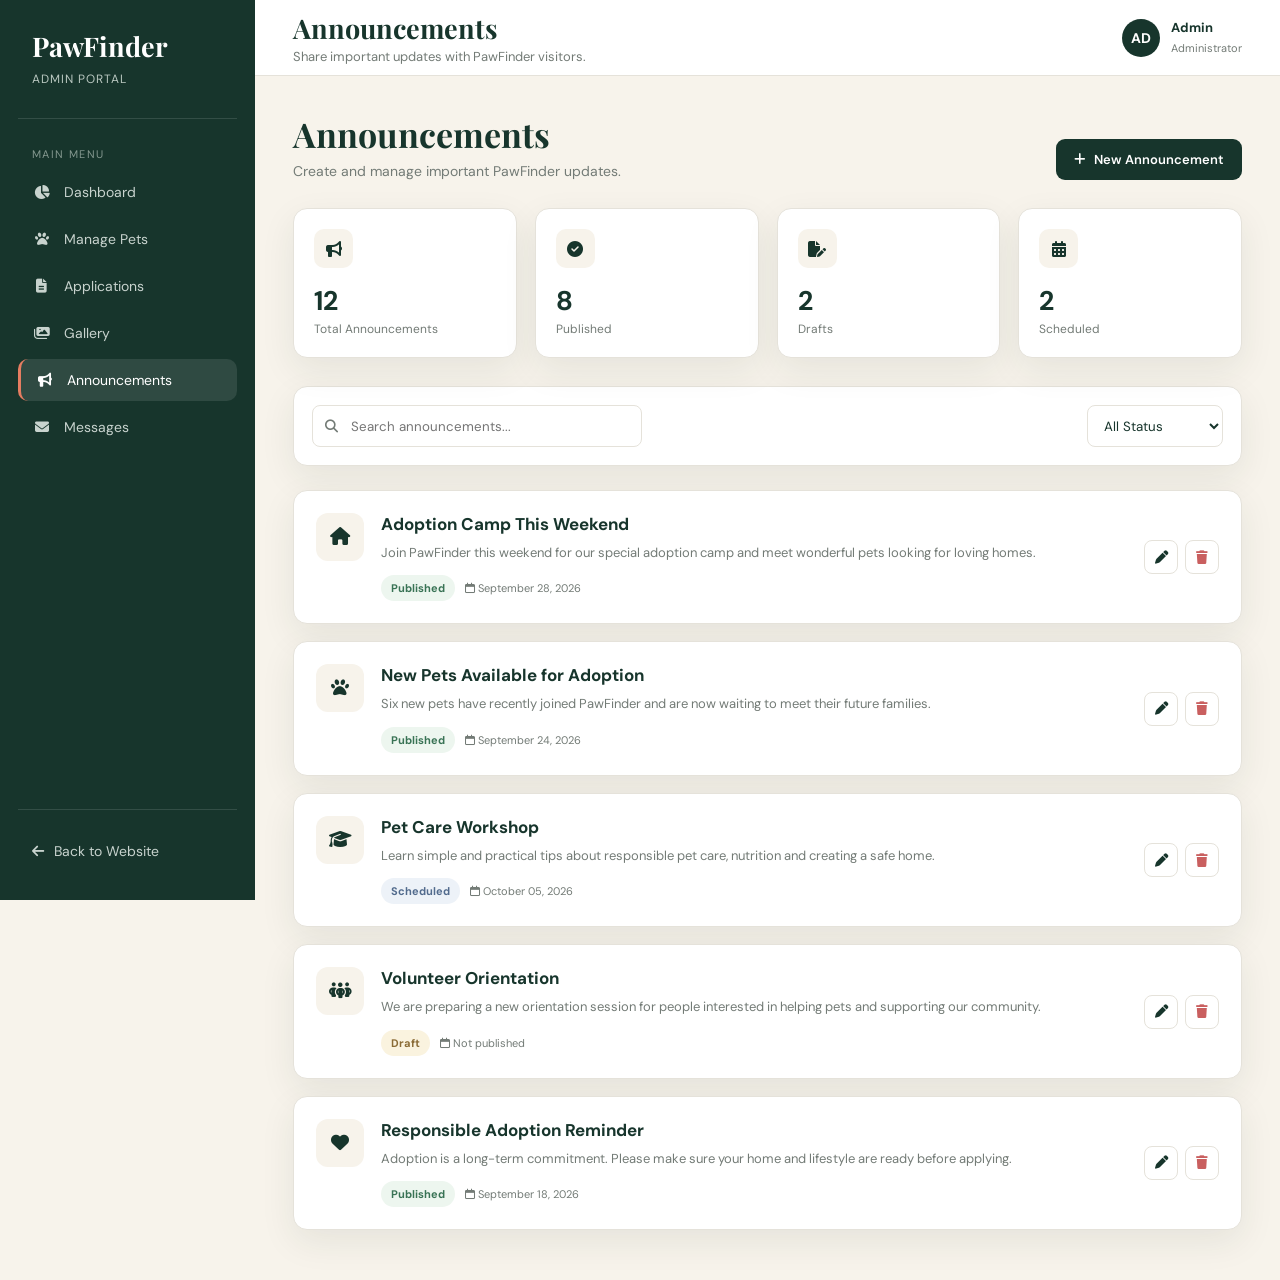
<file: admin/announcements.html>
<!DOCTYPE html>
<html lang="en">
<head>
    <meta charset="UTF-8">
    <meta name="viewport" content="width=device-width, initial-scale=1.0">

    <title>Announcements | PawFinder Admin</title>

    <!-- Google Fonts -->
    <link rel="preconnect" href="https://fonts.googleapis.com">
    <link rel="preconnect" href="https://fonts.gstatic.com" crossorigin>
    <link href="https://fonts.googleapis.com/css2?family=DM+Sans:wght@400;500;600;700&family=Playfair+Display:wght@500;600;700&display=swap" rel="stylesheet">

    <!-- Font Awesome -->
    <link rel="stylesheet" href="https://cdnjs.cloudflare.com/ajax/libs/font-awesome/6.5.2/css/all.min.css">

    <style>
        :root {
            --green: #17352c;
            --green-light: #2f5749;
            --cream: #f7f3eb;
            --cream-dark: #ebe4d6;
            --coral: #e67d61;
            --white: #ffffff;
            --text: #17352c;
            --muted: #737b76;
            --border: #e5e2da;
            --danger: #c95f5f;
            --shadow: 0 12px 35px rgba(23, 53, 44, 0.08);
        }

        * {
            margin: 0;
            padding: 0;
            box-sizing: border-box;
        }

        body {
            font-family: "DM Sans", sans-serif;
            background: var(--cream);
            color: var(--text);
        }

        button,
        input,
        select,
        textarea {
            font-family: inherit;
        }

        /* =========================
           LAYOUT
        ========================== */

        .admin-layout {
            min-height: 100vh;
            display: flex;
        }

        /* =========================
           SIDEBAR
        ========================== */

        .sidebar {
            width: 255px;
            background: var(--green);
            color: white;
            padding: 28px 18px;
            position: fixed;
            top: 0;
            left: 0;
            bottom: 0;
            display: flex;
            flex-direction: column;
            z-index: 100;
        }

        .brand {
            padding: 0 14px 30px;
            border-bottom: 1px solid rgba(255,255,255,0.12);
        }

        .brand h2 {
            font-family: "Playfair Display", serif;
            font-size: 27px;
            margin-bottom: 3px;
        }

        .brand span {
            font-size: 12px;
            color: #b9c7c0;
            letter-spacing: 1px;
            text-transform: uppercase;
        }

        .nav-menu {
            margin-top: 28px;
        }

        .nav-title {
            font-size: 11px;
            color: #84988f;
            text-transform: uppercase;
            letter-spacing: 1.4px;
            padding: 0 14px 10px;
        }

        .nav-link {
            display: flex;
            align-items: center;
            gap: 13px;
            text-decoration: none;
            color: #c8d3ce;
            padding: 12px 14px;
            border-radius: 10px;
            margin-bottom: 5px;
            font-size: 14px;
            transition: 0.25s ease;
        }

        .nav-link i {
            width: 19px;
            text-align: center;
        }

        .nav-link:hover,
        .nav-link.active {
            background: rgba(255,255,255,0.1);
            color: white;
        }

        .nav-link.active {
            border-left: 3px solid var(--coral);
        }

        .sidebar-bottom {
            margin-top: auto;
            padding-top: 20px;
            border-top: 1px solid rgba(255,255,255,0.12);
        }

        .back-site {
            display: flex;
            align-items: center;
            gap: 10px;
            color: #c8d3ce;
            text-decoration: none;
            padding: 12px 14px;
            font-size: 14px;
            border-radius: 10px;
        }

        .back-site:hover {
            background: rgba(255,255,255,0.08);
            color: white;
        }

        /* =========================
           MAIN CONTENT
        ========================== */

        .main-content {
            margin-left: 255px;
            width: calc(100% - 255px);
            min-height: 100vh;
        }

        .topbar {
            height: 76px;
            background: var(--white);
            border-bottom: 1px solid var(--border);
            display: flex;
            align-items: center;
            justify-content: space-between;
            padding: 0 38px;
        }

        .topbar-title h1 {
            font-family: "Playfair Display", serif;
            font-size: 27px;
        }

        .topbar-title p {
            color: var(--muted);
            font-size: 13px;
            margin-top: 2px;
        }

        .admin-profile {
            display: flex;
            align-items: center;
            gap: 11px;
        }

        .profile-avatar {
            width: 38px;
            height: 38px;
            border-radius: 50%;
            background: var(--green);
            color: white;
            display: flex;
            align-items: center;
            justify-content: center;
            font-size: 14px;
            font-weight: 700;
        }

        .profile-text strong {
            display: block;
            font-size: 13px;
        }

        .profile-text span {
            color: var(--muted);
            font-size: 11px;
        }

        /* =========================
           PAGE
        ========================== */

        .page-content {
            padding: 35px 38px 50px;
        }

        .page-heading {
            display: flex;
            justify-content: space-between;
            align-items: flex-end;
            gap: 20px;
            margin-bottom: 28px;
        }

        .page-heading h2 {
            font-family: "Playfair Display", serif;
            font-size: 34px;
            margin-bottom: 5px;
        }

        .page-heading p {
            color: var(--muted);
            font-size: 14px;
        }

        .primary-btn {
            border: none;
            background: var(--green);
            color: white;
            padding: 12px 18px;
            border-radius: 9px;
            font-size: 13px;
            font-weight: 600;
            cursor: pointer;
            display: inline-flex;
            align-items: center;
            gap: 9px;
            transition: 0.25s ease;
        }

        .primary-btn:hover {
            background: var(--green-light);
            transform: translateY(-1px);
        }

        /* =========================
           STATS
        ========================== */

        .stats-grid {
            display: grid;
            grid-template-columns: repeat(4, 1fr);
            gap: 18px;
            margin-bottom: 28px;
        }

        .stat-card {
            background: white;
            border: 1px solid var(--border);
            border-radius: 14px;
            padding: 20px;
            box-shadow: var(--shadow);
        }

        .stat-top {
            display: flex;
            justify-content: space-between;
            margin-bottom: 15px;
        }

        .stat-icon {
            width: 39px;
            height: 39px;
            border-radius: 10px;
            background: var(--cream);
            color: var(--green);
            display: flex;
            align-items: center;
            justify-content: center;
        }

        .stat-card h3 {
            font-size: 27px;
            margin-bottom: 3px;
        }

        .stat-card p {
            font-size: 12px;
            color: var(--muted);
        }

        /* =========================
           TOOLBAR
        ========================== */

        .toolbar {
            background: white;
            border: 1px solid var(--border);
            border-radius: 14px;
            padding: 18px;
            display: flex;
            justify-content: space-between;
            gap: 15px;
            margin-bottom: 24px;
            box-shadow: var(--shadow);
        }

        .search-box {
            position: relative;
            width: 330px;
        }

        .search-box i {
            position: absolute;
            left: 13px;
            top: 50%;
            transform: translateY(-50%);
            color: var(--muted);
            font-size: 13px;
        }

        .search-box input {
            width: 100%;
            height: 42px;
            border: 1px solid var(--border);
            border-radius: 8px;
            padding: 0 13px 0 38px;
            outline: none;
        }

        .search-box input:focus {
            border-color: var(--green-light);
        }

        .filter-select {
            height: 42px;
            border: 1px solid var(--border);
            border-radius: 8px;
            padding: 0 35px 0 12px;
            background: white;
            color: var(--text);
            outline: none;
            cursor: pointer;
        }

        /* =========================
           ANNOUNCATION CARDS
        ========================== */

        .announcement-list {
            display: grid;
            gap: 17px;
        }

        .announcement-card {
            background: white;
            border: 1px solid var(--border);
            border-radius: 14px;
            padding: 22px;
            box-shadow: var(--shadow);
            display: flex;
            justify-content: space-between;
            gap: 25px;
            transition: 0.25s ease;
        }

        .announcement-card:hover {
            transform: translateY(-2px);
        }

        .announcement-left {
            display: flex;
            gap: 17px;
            min-width: 0;
        }

        .announcement-icon {
            flex-shrink: 0;
            width: 48px;
            height: 48px;
            border-radius: 12px;
            background: var(--cream);
            color: var(--green);
            display: flex;
            align-items: center;
            justify-content: center;
            font-size: 18px;
        }

        .announcement-content {
            min-width: 0;
        }

        .announcement-content h3 {
            font-size: 17px;
            margin-bottom: 7px;
        }

        .announcement-content p {
            color: var(--muted);
            font-size: 13px;
            line-height: 1.65;
            max-width: 720px;
            margin-bottom: 12px;
        }

        .announcement-meta {
            display: flex;
            flex-wrap: wrap;
            gap: 10px;
            align-items: center;
        }

        .status {
            font-size: 11px;
            font-weight: 700;
            padding: 6px 10px;
            border-radius: 20px;
        }

        .status.published {
            color: #397355;
            background: #edf6ef;
        }

        .status.draft {
            color: #8a6b35;
            background: #faf3df;
        }

        .status.scheduled {
            color: #526b8d;
            background: #edf2f8;
        }

        .date {
            color: var(--muted);
            font-size: 11px;
        }

        .announcement-actions {
            display: flex;
            align-items: center;
            gap: 7px;
            flex-shrink: 0;
        }

        .action-btn {
            width: 34px;
            height: 34px;
            border: 1px solid var(--border);
            background: white;
            color: var(--green);
            border-radius: 8px;
            cursor: pointer;
            transition: 0.2s ease;
        }

        .action-btn:hover {
            background: var(--cream);
        }

        .action-btn.delete {
            color: var(--danger);
        }

        /* =========================
           NO RESULTS
        ========================== */

        .no-results {
            display: none;
            text-align: center;
            padding: 45px 20px;
            background: white;
            border: 1px solid var(--border);
            border-radius: 14px;
            color: var(--muted);
        }

        .no-results i {
            font-size: 28px;
            color: var(--green);
            margin-bottom: 10px;
        }

        /* =========================
           MODAL
        ========================== */

        .modal {
            display: none;
            position: fixed;
            inset: 0;
            background: rgba(15, 31, 26, 0.58);
            z-index: 500;
            align-items: center;
            justify-content: center;
            padding: 20px;
        }

        .modal.show {
            display: flex;
        }

        .modal-box {
            width: 100%;
            max-width: 560px;
            background: white;
            border-radius: 16px;
            padding: 28px;
            box-shadow: 0 25px 70px rgba(0,0,0,0.2);
        }

        .modal-header {
            display: flex;
            align-items: center;
            justify-content: space-between;
            margin-bottom: 23px;
        }

        .modal-header h3 {
            font-family: "Playfair Display", serif;
            font-size: 24px;
        }

        .close-modal {
            width: 34px;
            height: 34px;
            border: none;
            background: var(--cream);
            border-radius: 50%;
            cursor: pointer;
            color: var(--green);
        }

        .form-group {
            margin-bottom: 17px;
        }

        .form-group label {
            display: block;
            font-size: 12px;
            font-weight: 600;
            margin-bottom: 7px;
        }

        .form-group input,
        .form-group select,
        .form-group textarea {
            width: 100%;
            border: 1px solid var(--border);
            border-radius: 8px;
            padding: 11px 12px;
            outline: none;
            color: var(--text);
            resize: vertical;
        }

        .form-group input,
        .form-group select {
            height: 43px;
        }

        .form-group textarea {
            min-height: 105px;
        }

        .form-group input:focus,
        .form-group select:focus,
        .form-group textarea:focus {
            border-color: var(--green-light);
        }

        .modal-footer {
            display: flex;
            justify-content: flex-end;
            gap: 10px;
            margin-top: 22px;
        }

        .secondary-btn {
            border: 1px solid var(--border);
            background: white;
            color: var(--text);
            padding: 11px 17px;
            border-radius: 8px;
            cursor: pointer;
            font-weight: 600;
        }

        /* =========================
           RESPONSIVE
        ========================== */

        @media (max-width: 1100px) {
            .stats-grid {
                grid-template-columns: repeat(2, 1fr);
            }
        }

        @media (max-width: 850px) {
            .sidebar {
                width: 210px;
            }

            .main-content {
                margin-left: 210px;
                width: calc(100% - 210px);
            }

            .topbar,
            .page-content {
                padding-left: 25px;
                padding-right: 25px;
            }

            .toolbar {
                flex-direction: column;
            }

            .search-box {
                width: 100%;
            }

            .announcement-card {
                flex-direction: column;
            }

            .announcement-actions {
                justify-content: flex-end;
            }
        }

        @media (max-width: 680px) {
            .admin-layout {
                display: block;
            }

            .sidebar {
                position: relative;
                width: 100%;
                min-height: auto;
                padding: 18px;
            }

            .main-content {
                margin-left: 0;
                width: 100%;
            }

            .nav-menu {
                display: none;
            }

            .sidebar-bottom {
                display: none;
            }

            .brand {
                border: none;
                padding-bottom: 5px;
            }

            .topbar {
                height: auto;
                padding: 15px 20px;
            }

            .profile-text {
                display: none;
            }

            .page-content {
                padding: 25px 18px 40px;
            }

            .page-heading {
                flex-direction: column;
                align-items: flex-start;
            }

            .stats-grid {
                grid-template-columns: 1fr 1fr;
            }

            .announcement-left {
                align-items: flex-start;
            }
        }

        @media (max-width: 450px) {
            .stats-grid {
                grid-template-columns: 1fr;
            }

            .page-heading h2 {
                font-size: 29px;
            }

            .topbar-title h1 {
                font-size: 22px;
            }

            .announcement-card {
                padding: 17px;
            }

            .announcement-left {
                flex-direction: column;
            }
        }
    </style>
</head>

<body>

<div class="admin-layout">

    <!-- =========================
         SIDEBAR
    ========================== -->

    <aside class="sidebar">

        <div class="brand">
            <h2>PawFinder</h2>
            <span>Admin Portal</span>
        </div>

        <nav class="nav-menu">

            <div class="nav-title">Main Menu</div>

            <a href="dashboard.html" class="nav-link">
                <i class="fa-solid fa-chart-pie"></i>
                Dashboard
            </a>

            <a href="pets.html" class="nav-link">
                <i class="fa-solid fa-paw"></i>
                Manage Pets
            </a>

            <a href="applications.html" class="nav-link">
                <i class="fa-solid fa-file-lines"></i>
                Applications
            </a>

            <a href="gallery.html" class="nav-link">
                <i class="fa-solid fa-images"></i>
                Gallery
            </a>

            <a href="announcements.html" class="nav-link active">
                <i class="fa-solid fa-bullhorn"></i>
                Announcements
            </a>

            <a href="messages.html" class="nav-link">
                <i class="fa-solid fa-envelope"></i>
                Messages
            </a>

        </nav>

        <div class="sidebar-bottom">
            <a href="../index.html" class="back-site">
                <i class="fa-solid fa-arrow-left"></i>
                Back to Website
            </a>
        </div>

    </aside>


    <!-- =========================
         MAIN CONTENT
    ========================== -->

    <main class="main-content">

        <header class="topbar">

            <div class="topbar-title">
                <h1>Announcements</h1>
                <p>Share important updates with PawFinder visitors.</p>
            </div>

            <div class="admin-profile">

                <div class="profile-avatar">
                    AD
                </div>

                <div class="profile-text">
                    <strong>Admin</strong>
                    <span>Administrator</span>
                </div>

            </div>

        </header>


        <section class="page-content">

            <!-- PAGE HEADING -->

            <div class="page-heading">

                <div>
                    <h2>Announcements</h2>
                    <p>Create and manage important PawFinder updates.</p>
                </div>

                <button class="primary-btn" onclick="openModal()">
                    <i class="fa-solid fa-plus"></i>
                    New Announcement
                </button>

            </div>


            <!-- STATS -->

            <div class="stats-grid">

                <div class="stat-card">
                    <div class="stat-top">
                        <div class="stat-icon">
                            <i class="fa-solid fa-bullhorn"></i>
                        </div>
                    </div>

                    <h3>12</h3>
                    <p>Total Announcements</p>
                </div>


                <div class="stat-card">
                    <div class="stat-top">
                        <div class="stat-icon">
                            <i class="fa-solid fa-circle-check"></i>
                        </div>
                    </div>

                    <h3>8</h3>
                    <p>Published</p>
                </div>


                <div class="stat-card">
                    <div class="stat-top">
                        <div class="stat-icon">
                            <i class="fa-solid fa-file-pen"></i>
                        </div>
                    </div>

                    <h3>2</h3>
                    <p>Drafts</p>
                </div>


                <div class="stat-card">
                    <div class="stat-top">
                        <div class="stat-icon">
                            <i class="fa-solid fa-calendar-days"></i>
                        </div>
                    </div>

                    <h3>2</h3>
                    <p>Scheduled</p>
                </div>

            </div>


            <!-- SEARCH + FILTER -->

            <div class="toolbar">

                <div class="search-box">

                    <i class="fa-solid fa-magnifying-glass"></i>

                    <input
                        type="text"
                        id="announcementSearch"
                        placeholder="Search announcements..."
                    >

                </div>


                <select id="statusFilter" class="filter-select">

                    <option value="all">All Status</option>
                    <option value="published">Published</option>
                    <option value="draft">Draft</option>
                    <option value="scheduled">Scheduled</option>

                </select>

            </div>


            <!-- ANNOUNCEMENT LIST -->

            <div class="announcement-list" id="announcementList">


                <!-- ANNOUNCEMENT 1 -->

                <article
                    class="announcement-card"
                    data-status="published"
                    data-title="adoption camp this weekend"
                >

                    <div class="announcement-left">

                        <div class="announcement-icon">
                            <i class="fa-solid fa-house"></i>
                        </div>

                        <div class="announcement-content">

                            <h3>Adoption Camp This Weekend</h3>

                            <p>
                                Join PawFinder this weekend for our special adoption
                                camp and meet wonderful pets looking for loving homes.
                            </p>

                            <div class="announcement-meta">

                                <span class="status published">
                                    Published
                                </span>

                                <span class="date">
                                    <i class="fa-regular fa-calendar"></i>
                                    September 28, 2026
                                </span>

                            </div>

                        </div>

                    </div>


                    <div class="announcement-actions">

                        <button
                            class="action-btn"
                            onclick="editAnnouncement('Adoption Camp This Weekend')"
                        >
                            <i class="fa-solid fa-pen"></i>
                        </button>

                        <button
                            class="action-btn delete"
                            onclick="deleteAnnouncement(this)"
                        >
                            <i class="fa-solid fa-trash"></i>
                        </button>

                    </div>

                </article>


                <!-- ANNOUNCEMENT 2 -->

                <article
                    class="announcement-card"
                    data-status="published"
                    data-title="new pets available for adoption"
                >

                    <div class="announcement-left">

                        <div class="announcement-icon">
                            <i class="fa-solid fa-paw"></i>
                        </div>

                        <div class="announcement-content">

                            <h3>New Pets Available for Adoption</h3>

                            <p>
                                Six new pets have recently joined PawFinder and are
                                now waiting to meet their future families.
                            </p>

                            <div class="announcement-meta">

                                <span class="status published">
                                    Published
                                </span>

                                <span class="date">
                                    <i class="fa-regular fa-calendar"></i>
                                    September 24, 2026
                                </span>

                            </div>

                        </div>

                    </div>


                    <div class="announcement-actions">

                        <button
                            class="action-btn"
                            onclick="editAnnouncement('New Pets Available for Adoption')"
                        >
                            <i class="fa-solid fa-pen"></i>
                        </button>

                        <button
                            class="action-btn delete"
                            onclick="deleteAnnouncement(this)"
                        >
                            <i class="fa-solid fa-trash"></i>
                        </button>

                    </div>

                </article>


                <!-- ANNOUNCEMENT 3 -->

                <article
                    class="announcement-card"
                    data-status="scheduled"
                    data-title="pet care workshop"
                >

                    <div class="announcement-left">

                        <div class="announcement-icon">
                            <i class="fa-solid fa-graduation-cap"></i>
                        </div>

                        <div class="announcement-content">

                            <h3>Pet Care Workshop</h3>

                            <p>
                                Learn simple and practical tips about responsible
                                pet care, nutrition and creating a safe home.
                            </p>

                            <div class="announcement-meta">

                                <span class="status scheduled">
                                    Scheduled
                                </span>

                                <span class="date">
                                    <i class="fa-regular fa-calendar"></i>
                                    October 05, 2026
                                </span>

                            </div>

                        </div>

                    </div>


                    <div class="announcement-actions">

                        <button
                            class="action-btn"
                            onclick="editAnnouncement('Pet Care Workshop')"
                        >
                            <i class="fa-solid fa-pen"></i>
                        </button>

                        <button
                            class="action-btn delete"
                            onclick="deleteAnnouncement(this)"
                        >
                            <i class="fa-solid fa-trash"></i>
                        </button>

                    </div>

                </article>


                <!-- ANNOUNCEMENT 4 -->

                <article
                    class="announcement-card"
                    data-status="draft"
                    data-title="volunteer orientation"
                >

                    <div class="announcement-left">

                        <div class="announcement-icon">
                            <i class="fa-solid fa-people-group"></i>
                        </div>

                        <div class="announcement-content">

                            <h3>Volunteer Orientation</h3>

                            <p>
                                We are preparing a new orientation session for people
                                interested in helping pets and supporting our community.
                            </p>

                            <div class="announcement-meta">

                                <span class="status draft">
                                    Draft
                                </span>

                                <span class="date">
                                    <i class="fa-regular fa-calendar"></i>
                                    Not published
                                </span>

                            </div>

                        </div>

                    </div>


                    <div class="announcement-actions">

                        <button
                            class="action-btn"
                            onclick="editAnnouncement('Volunteer Orientation')"
                        >
                            <i class="fa-solid fa-pen"></i>
                        </button>

                        <button
                            class="action-btn delete"
                            onclick="deleteAnnouncement(this)"
                        >
                            <i class="fa-solid fa-trash"></i>
                        </button>

                    </div>

                </article>


                <!-- ANNOUNCEMENT 5 -->

                <article
                    class="announcement-card"
                    data-status="published"
                    data-title="responsible adoption reminder"
                >

                    <div class="announcement-left">

                        <div class="announcement-icon">
                            <i class="fa-solid fa-heart"></i>
                        </div>

                        <div class="announcement-content">

                            <h3>Responsible Adoption Reminder</h3>

                            <p>
                                Adoption is a long-term commitment. Please make sure
                                your home and lifestyle are ready before applying.
                            </p>

                            <div class="announcement-meta">

                                <span class="status published">
                                    Published
                                </span>

                                <span class="date">
                                    <i class="fa-regular fa-calendar"></i>
                                    September 18, 2026
                                </span>

                            </div>

                        </div>

                    </div>


                    <div class="announcement-actions">

                        <button
                            class="action-btn"
                            onclick="editAnnouncement('Responsible Adoption Reminder')"
                        >
                            <i class="fa-solid fa-pen"></i>
                        </button>

                        <button
                            class="action-btn delete"
                            onclick="deleteAnnouncement(this)"
                        >
                            <i class="fa-solid fa-trash"></i>
                        </button>

                    </div>

                </article>

            </div>


            <div class="no-results" id="noResults">

                <i class="fa-regular fa-bell-slash"></i>

                <p>No announcements found.</p>

            </div>

        </section>

    </main>

</div>


<!-- =========================
     ADD ANNOUNCEMENT MODAL
========================== -->

<div class="modal" id="announcementModal">

    <div class="modal-box">

        <div class="modal-header">

            <h3>New Announcement</h3>

            <button class="close-modal" onclick="closeModal()">
                <i class="fa-solid fa-xmark"></i>
            </button>

        </div>


        <form id="announcementForm">

            <div class="form-group">

                <label for="announcementTitle">
                    Announcement Title
                </label>

                <input
                    type="text"
                    id="announcementTitle"
                    placeholder="Enter announcement title"
                    required
                >

            </div>


            <div class="form-group">

                <label for="announcementDescription">
                    Description
                </label>

                <textarea
                    id="announcementDescription"
                    placeholder="Write announcement details..."
                    required
                ></textarea>

            </div>


            <div class="form-group">

                <label for="announcementStatus">
                    Status
                </label>

                <select id="announcementStatus" required>

                    <option value="">
                        Select status
                    </option>

                    <option value="published">
                        Published
                    </option>

                    <option value="draft">
                        Draft
                    </option>

                    <option value="scheduled">
                        Scheduled
                    </option>

                </select>

            </div>


            <div class="form-group">

                <label for="announcementDate">
                    Date
                </label>

                <input
                    type="date"
                    id="announcementDate"
                    required
                >

            </div>


            <div class="modal-footer">

                <button
                    type="button"
                    class="secondary-btn"
                    onclick="closeModal()"
                >
                    Cancel
                </button>

                <button
                    type="submit"
                    class="primary-btn"
                >
                    <i class="fa-solid fa-plus"></i>
                    Create Announcement
                </button>

            </div>

        </form>

    </div>

</div>


<script>

    /* =========================
       SEARCH + FILTER
    ========================== */

    const searchInput =
        document.getElementById("announcementSearch");

    const statusFilter =
        document.getElementById("statusFilter");

    const announcementCards =
        document.querySelectorAll(".announcement-card");

    const noResults =
        document.getElementById("noResults");


    function filterAnnouncements() {

        const searchValue =
            searchInput.value.toLowerCase().trim();

        const statusValue =
            statusFilter.value;

        let visibleCount = 0;


        announcementCards.forEach(card => {

            const title =
                card.dataset.title.toLowerCase();

            const status =
                card.dataset.status;


            const matchesSearch =
                title.includes(searchValue);

            const matchesStatus =
                statusValue === "all" ||
                status === statusValue;


            if (matchesSearch && matchesStatus) {

                card.style.display = "flex";

                visibleCount++;

            } else {

                card.style.display = "none";

            }

        });


        if (visibleCount === 0) {

            noResults.style.display = "block";

        } else {

            noResults.style.display = "none";

        }

    }


    searchInput.addEventListener(
        "input",
        filterAnnouncements
    );


    statusFilter.addEventListener(
        "change",
        filterAnnouncements
    );


    /* =========================
       MODAL
    ========================== */

    const modal =
        document.getElementById("announcementModal");


    function openModal() {

        modal.classList.add("show");

    }


    function closeModal() {

        modal.classList.remove("show");

    }


    window.addEventListener("click", function(event) {

        if (event.target === modal) {

            closeModal();

        }

    });


    /* =========================
       CREATE ANNOUNCEMENT
    ========================== */

    document
        .getElementById("announcementForm")
        .addEventListener("submit", function(event) {

            event.preventDefault();

            const title =
                document
                .getElementById("announcementTitle")
                .value
                .trim();

            const description =
                document
                .getElementById("announcementDescription")
                .value
                .trim();


            if (title === "" || description === "") {

                alert("Please fill in all required fields.");

                return;

            }


            alert(
                "Announcement created successfully! (Demo only)"
            );


            this.reset();

            closeModal();

        });


    /* =========================
       EDIT
    ========================== */

    function editAnnouncement(title) {

        alert(
            "Edit option selected for:\n\n" +
            title +
            "\n\nThis is a demo admin interface."
        );

    }


    /* =========================
       DELETE
    ========================== */

    function deleteAnnouncement(button) {

        const confirmation =
            confirm(
                "Are you sure you want to delete this announcement?"
            );


        if (confirmation) {

            const card =
                button.closest(".announcement-card");

            card.remove();

            alert(
                "Announcement deleted successfully!"
            );

        }

    }

</script>

</body>
</html>
</file>
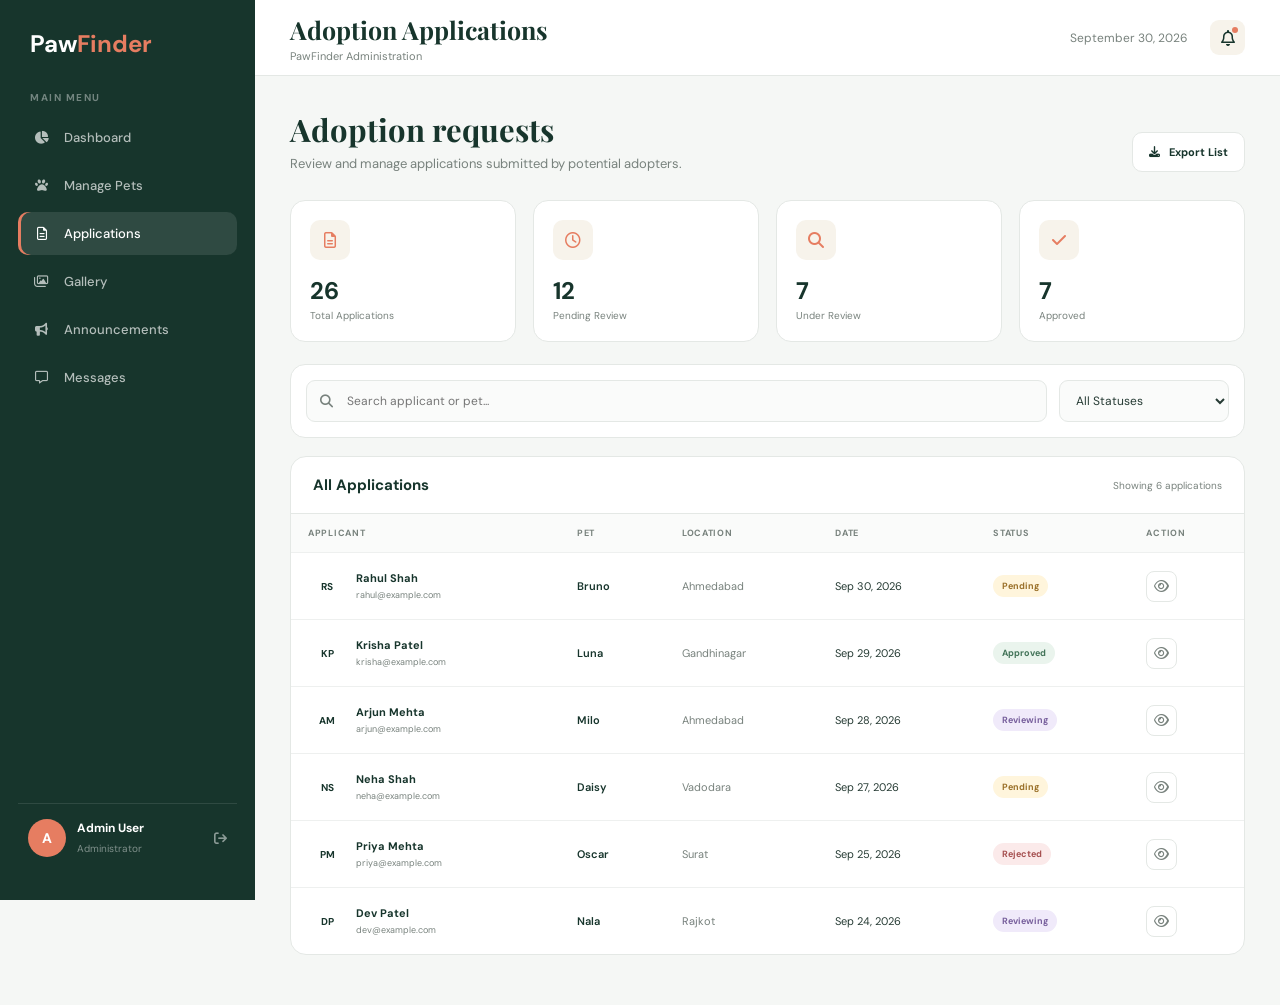
<file: admin/applications.html>
<!DOCTYPE html>
<html lang="en">
<head>
    <meta charset="UTF-8">
    <meta name="viewport" content="width=device-width, initial-scale=1.0">

    <title>Applications | PawFinder Admin</title>

    <link rel="preconnect" href="https://fonts.googleapis.com">
    <link rel="preconnect" href="https://fonts.gstatic.com" crossorigin>

    <link href="https://fonts.googleapis.com/css2?family=DM+Sans:wght@400;500;600;700&family=Playfair+Display:wght@500;600;700&display=swap" rel="stylesheet">

    <link rel="stylesheet"
          href="https://cdnjs.cloudflare.com/ajax/libs/font-awesome/6.5.2/css/all.min.css">

    <style>

        * {
            margin: 0;
            padding: 0;
            box-sizing: border-box;
        }

        :root {
            --green: #17352c;
            --green-light: #2f5749;
            --cream: #f7f3eb;
            --coral: #e67d61;
            --white: #ffffff;
            --text: #263b34;
            --muted: #78827d;
            --border: #e4e8e5;
            --sidebar-width: 255px;
        }

        body {
            font-family: "DM Sans", sans-serif;
            background: #f5f7f5;
            color: var(--text);
        }

        a {
            text-decoration: none;
        }

        /* ================= SIDEBAR ================= */

        .sidebar {
            position: fixed;
            left: 0;
            top: 0;
            width: var(--sidebar-width);
            height: 100vh;
            background: var(--green);
            color: white;
            padding: 28px 18px;
            display: flex;
            flex-direction: column;
            z-index: 100;
        }

        .brand {
            padding: 0 12px 32px;
            color: white;
            font-size: 24px;
            font-weight: 700;
        }

        .brand span {
            color: var(--coral);
        }

        .admin-label {
            padding: 0 12px;
            margin-bottom: 12px;
            color: rgba(255,255,255,0.4);
            font-size: 10px;
            font-weight: 700;
            letter-spacing: 1.5px;
            text-transform: uppercase;
        }

        .sidebar-nav {
            display: flex;
            flex-direction: column;
            gap: 5px;
        }

        .sidebar-nav a {
            display: flex;
            align-items: center;
            gap: 13px;
            padding: 13px 14px;
            border-radius: 10px;
            color: rgba(255,255,255,0.68);
            font-size: 13px;
            font-weight: 500;
            transition: 0.2s ease;
        }

        .sidebar-nav a i {
            width: 19px;
            text-align: center;
        }

        .sidebar-nav a:hover,
        .sidebar-nav a.active {
            background: rgba(255,255,255,0.1);
            color: white;
        }

        .sidebar-nav a.active {
            box-shadow: inset 3px 0 0 var(--coral);
        }

        .sidebar-bottom {
            margin-top: auto;
        }

        .sidebar-user {
            padding: 15px 10px;
            border-top: 1px solid rgba(255,255,255,0.1);
            display: flex;
            align-items: center;
            gap: 11px;
        }

        .user-avatar {
            width: 38px;
            height: 38px;
            border-radius: 50%;
            background: var(--coral);
            display: flex;
            align-items: center;
            justify-content: center;
            font-weight: 700;
            font-size: 14px;
        }

        .user-info strong {
            display: block;
            color: white;
            font-size: 12px;
        }

        .user-info span {
            color: rgba(255,255,255,0.45);
            font-size: 10px;
        }

        .logout {
            margin-left: auto;
            color: rgba(255,255,255,0.5);
            font-size: 13px;
        }

        .logout:hover {
            color: var(--coral);
        }

        /* ================= MAIN ================= */

        .main {
            margin-left: var(--sidebar-width);
            min-height: 100vh;
        }

        /* ================= TOPBAR ================= */

        .topbar {
            height: 76px;
            background: white;
            border-bottom: 1px solid var(--border);
            display: flex;
            align-items: center;
            justify-content: space-between;
            padding: 0 35px;
        }

        .page-title h1 {
            font-family: "Playfair Display", serif;
            font-size: 25px;
            color: var(--green);
        }

        .page-title p {
            color: var(--muted);
            font-size: 11px;
            margin-top: 3px;
        }

        .topbar-right {
            display: flex;
            align-items: center;
            gap: 22px;
        }

        .date {
            color: var(--muted);
            font-size: 12px;
        }

        .notification {
            position: relative;
            width: 35px;
            height: 35px;
            border-radius: 9px;
            background: var(--cream);
            display: flex;
            align-items: center;
            justify-content: center;
            color: var(--green);
        }

        .notification .dot {
            position: absolute;
            top: 7px;
            right: 7px;
            width: 6px;
            height: 6px;
            background: var(--coral);
            border-radius: 50%;
        }

        /* ================= CONTENT ================= */

        .content {
            padding: 32px 35px 50px;
        }

        .page-heading {
            display: flex;
            justify-content: space-between;
            align-items: flex-end;
            gap: 20px;
            margin-bottom: 28px;
        }

        .page-heading h2 {
            font-family: "Playfair Display", serif;
            font-size: 31px;
            color: var(--green);
            margin-bottom: 5px;
        }

        .page-heading p {
            color: var(--muted);
            font-size: 13px;
        }

        .export-btn {
            border: 1px solid var(--border);
            background: white;
            color: var(--green);
            padding: 12px 16px;
            border-radius: 10px;
            font-family: "DM Sans", sans-serif;
            font-size: 11px;
            font-weight: 700;
            cursor: pointer;
        }

        .export-btn:hover {
            border-color: var(--coral);
            color: var(--coral);
        }

        .export-btn i {
            margin-right: 6px;
        }

        /* ================= STATS ================= */

        .stats-grid {
            display: grid;
            grid-template-columns: repeat(4, 1fr);
            gap: 17px;
            margin-bottom: 22px;
        }

        .stat-card {
            background: white;
            border: 1px solid var(--border);
            border-radius: 15px;
            padding: 19px;
        }

        .stat-top {
            display: flex;
            justify-content: space-between;
            align-items: center;
            margin-bottom: 15px;
        }

        .stat-icon {
            width: 40px;
            height: 40px;
            border-radius: 10px;
            background: var(--cream);
            color: var(--coral);
            display: flex;
            align-items: center;
            justify-content: center;
        }

        .stat-card h3 {
            color: var(--green);
            font-size: 24px;
            margin-bottom: 3px;
        }

        .stat-card p {
            color: var(--muted);
            font-size: 10px;
        }

        /* ================= TOOLBAR ================= */

        .toolbar {
            background: white;
            border: 1px solid var(--border);
            border-radius: 15px;
            padding: 15px;
            display: flex;
            gap: 12px;
            margin-bottom: 18px;
        }

        .search-box {
            position: relative;
            flex: 1;
        }

        .search-box i {
            position: absolute;
            left: 14px;
            top: 50%;
            transform: translateY(-50%);
            color: var(--muted);
            font-size: 13px;
        }

        .search-box input,
        .status-filter {
            width: 100%;
            height: 42px;
            border: 1px solid var(--border);
            border-radius: 9px;
            background: #fafbfa;
            outline: none;
            font-family: "DM Sans", sans-serif;
            font-size: 12px;
            color: var(--text);
        }

        .search-box input {
            padding: 0 14px 0 40px;
        }

        .status-filter {
            width: 170px;
            padding: 0 12px;
        }

        .search-box input:focus,
        .status-filter:focus {
            border-color: var(--coral);
        }

        /* ================= TABLE ================= */

        .table-panel {
            background: white;
            border: 1px solid var(--border);
            border-radius: 16px;
            overflow: hidden;
        }

        .table-header {
            padding: 18px 22px;
            display: flex;
            justify-content: space-between;
            align-items: center;
            border-bottom: 1px solid var(--border);
        }

        .table-header h3 {
            color: var(--green);
            font-size: 15px;
        }

        .table-header span {
            color: var(--muted);
            font-size: 10px;
        }

        .application-table {
            width: 100%;
            border-collapse: collapse;
        }

        .application-table th {
            text-align: left;
            padding: 13px 17px;
            background: #fafbfa;
            color: var(--muted);
            font-size: 9px;
            text-transform: uppercase;
            letter-spacing: .7px;
        }

        .application-table td {
            padding: 14px 17px;
            border-top: 1px solid #eef0ef;
            font-size: 11px;
            vertical-align: middle;
        }

        .applicant {
            display: flex;
            align-items: center;
            gap: 10px;
        }

        .avatar {
            width: 38px;
            height: 38px;
            border-radius: 50%;
            background: var(--cream-dark);
            color: var(--green);
            display: flex;
            align-items: center;
            justify-content: center;
            font-size: 10px;
            font-weight: 700;
        }

        .applicant strong {
            display: block;
            color: var(--green);
            font-size: 11px;
            margin-bottom: 2px;
        }

        .applicant small {
            color: var(--muted);
            font-size: 9px;
        }

        .pet-name {
            font-weight: 600;
            color: var(--green);
        }

        .location {
            color: var(--muted);
        }

        .status {
            display: inline-block;
            padding: 5px 9px;
            border-radius: 20px;
            font-size: 9px;
            font-weight: 700;
        }

        .status.pending {
            background: #fff5dc;
            color: #9a7029;
        }

        .status.reviewing {
            background: #f0eafa;
            color: #775f9c;
        }

        .status.approved {
            background: #eaf4ed;
            color: #427358;
        }

        .status.rejected {
            background: #fbeaea;
            color: #a65050;
        }

        .action-group {
            display: flex;
            gap: 6px;
        }

        .action-btn {
            width: 31px;
            height: 31px;
            border: 1px solid var(--border);
            border-radius: 8px;
            background: white;
            color: var(--muted);
            cursor: pointer;
        }

        .action-btn:hover {
            color: var(--coral);
            border-color: var(--coral);
        }

        /* ================= MODAL ================= */

        .modal {
            display: none;
            position: fixed;
            inset: 0;
            background: rgba(15, 30, 25, 0.55);
            z-index: 500;
            align-items: center;
            justify-content: center;
            padding: 20px;
        }

        .modal.show {
            display: flex;
        }

        .modal-box {
            width: 100%;
            max-width: 540px;
            max-height: 90vh;
            overflow-y: auto;
            background: white;
            border-radius: 18px;
            padding: 28px;
        }

        .modal-header {
            display: flex;
            justify-content: space-between;
            align-items: center;
            margin-bottom: 22px;
        }

        .modal-header h3 {
            font-family: "Playfair Display", serif;
            color: var(--green);
            font-size: 25px;
        }

        .close-modal {
            width: 33px;
            height: 33px;
            border: none;
            border-radius: 50%;
            background: var(--cream);
            color: var(--green);
            cursor: pointer;
        }

        .detail-grid {
            display: grid;
            grid-template-columns: 1fr 1fr;
            gap: 15px;
        }

        .detail {
            padding: 13px;
            background: #fafbfa;
            border-radius: 10px;
        }

        .detail.full {
            grid-column: 1 / -1;
        }

        .detail label {
            display: block;
            color: var(--muted);
            font-size: 9px;
            text-transform: uppercase;
            letter-spacing: .5px;
            margin-bottom: 5px;
        }

        .detail strong,
        .detail p {
            color: var(--green);
            font-size: 12px;
            line-height: 1.6;
        }

        .status-control {
            margin-top: 20px;
        }

        .status-control label {
            display: block;
            color: var(--green);
            font-size: 11px;
            font-weight: 700;
            margin-bottom: 7px;
        }

        .status-control select {
            width: 100%;
            height: 42px;
            border: 1px solid var(--border);
            border-radius: 9px;
            padding: 0 12px;
            font-family: "DM Sans", sans-serif;
            outline: none;
        }

        .modal-actions {
            display: flex;
            gap: 10px;
            margin-top: 22px;
        }

        .modal-actions button {
            flex: 1;
            height: 43px;
            border-radius: 9px;
            font-family: "DM Sans", sans-serif;
            font-weight: 700;
            cursor: pointer;
        }

        .close-btn {
            border: 1px solid var(--border);
            background: white;
            color: var(--muted);
        }

        .update-btn {
            border: none;
            background: var(--green);
            color: white;
        }

        .update-btn:hover {
            background: var(--coral);
        }

        /* ================= RESPONSIVE ================= */

        @media (max-width: 1050px) {

            .stats-grid {
                grid-template-columns: 1fr 1fr;
            }

            .application-table th:nth-child(5),
            .application-table td:nth-child(5) {
                display: none;
            }
        }

        @media (max-width: 800px) {

            :root {
                --sidebar-width: 70px;
            }

            .sidebar {
                width: 70px;
                padding: 20px 9px;
            }

            .brand {
                font-size: 0;
                text-align: center;
                padding: 0 0 30px;
            }

            .brand::before {
                content: "🐾";
                font-size: 22px;
            }

            .admin-label,
            .sidebar-nav a span,
            .user-info,
            .logout {
                display: none;
            }

            .sidebar-nav a {
                justify-content: center;
                padding: 13px 5px;
            }

            .sidebar-nav a i {
                width: auto;
            }

            .sidebar-user {
                justify-content: center;
                padding: 15px 0;
            }

            .main {
                margin-left: 70px;
            }

            .topbar {
                padding: 0 20px;
            }

            .content {
                padding: 25px 20px;
            }

            .date {
                display: none;
            }

            .application-table th:nth-child(4),
            .application-table td:nth-child(4) {
                display: none;
            }
        }

        @media (max-width: 600px) {

            .stats-grid {
                grid-template-columns: 1fr;
            }

            .page-heading {
                align-items: flex-start;
                flex-direction: column;
            }

            .toolbar {
                flex-direction: column;
            }

            .status-filter {
                width: 100%;
            }

            .application-table th:nth-child(3),
            .application-table td:nth-child(3) {
                display: none;
            }

            .application-table th,
            .application-table td {
                padding: 10px 8px;
            }

            .detail-grid {
                grid-template-columns: 1fr;
            }

            .detail.full {
                grid-column: auto;
            }
        }

    </style>
</head>

<body>

    <!-- ================= SIDEBAR ================= -->

    <aside class="sidebar">

        <a href="dashboard.html" class="brand">
            Paw<span>Finder</span>
        </a>

        <div class="admin-label">
            Main Menu
        </div>

        <nav class="sidebar-nav">

            <a href="dashboard.html">
                <i class="fa-solid fa-chart-pie"></i>
                <span>Dashboard</span>
            </a>

            <a href="pets.html">
                <i class="fa-solid fa-paw"></i>
                <span>Manage Pets</span>
            </a>

            <a href="applications.html" class="active">
                <i class="fa-regular fa-file-lines"></i>
                <span>Applications</span>
            </a>

            <a href="gallery.html">
                <i class="fa-regular fa-images"></i>
                <span>Gallery</span>
            </a>

            <a href="announcements.html">
                <i class="fa-solid fa-bullhorn"></i>
                <span>Announcements</span>
            </a>

            <a href="messages.html">
                <i class="fa-regular fa-message"></i>
                <span>Messages</span>
            </a>

        </nav>

        <div class="sidebar-bottom">

            <div class="sidebar-user">

                <div class="user-avatar">
                    A
                </div>

                <div class="user-info">
                    <strong>Admin User</strong>
                    <span>Administrator</span>
                </div>

                <a href="login.html" class="logout">
                    <i class="fa-solid fa-arrow-right-from-bracket"></i>
                </a>

            </div>

        </div>

    </aside>


    <!-- ================= MAIN ================= -->

    <main class="main">

        <header class="topbar">

            <div class="page-title">

                <h1>Adoption Applications</h1>

                <p>PawFinder Administration</p>

            </div>

            <div class="topbar-right">

                <div class="date">
                    September 30, 2026
                </div>

                <a href="#" class="notification">

                    <i class="fa-regular fa-bell"></i>

                    <span class="dot"></span>

                </a>

            </div>

        </header>


        <section class="content">

            <!-- PAGE HEADING -->

            <div class="page-heading">

                <div>

                    <h2>Adoption requests</h2>

                    <p>
                        Review and manage applications submitted by potential adopters.
                    </p>

                </div>

                <button class="export-btn" onclick="exportApplications()">

                    <i class="fa-solid fa-download"></i>

                    Export List

                </button>

            </div>


            <!-- STATS -->

            <div class="stats-grid">

                <div class="stat-card">

                    <div class="stat-top">

                        <div class="stat-icon">
                            <i class="fa-regular fa-file-lines"></i>
                        </div>

                    </div>

                    <h3>26</h3>

                    <p>Total Applications</p>

                </div>


                <div class="stat-card">

                    <div class="stat-top">

                        <div class="stat-icon">
                            <i class="fa-regular fa-clock"></i>
                        </div>

                    </div>

                    <h3>12</h3>

                    <p>Pending Review</p>

                </div>


                <div class="stat-card">

                    <div class="stat-top">

                        <div class="stat-icon">
                            <i class="fa-solid fa-magnifying-glass"></i>
                        </div>

                    </div>

                    <h3>7</h3>

                    <p>Under Review</p>

                </div>


                <div class="stat-card">

                    <div class="stat-top">

                        <div class="stat-icon">
                            <i class="fa-solid fa-check"></i>
                        </div>

                    </div>

                    <h3>7</h3>

                    <p>Approved</p>

                </div>

            </div>


            <!-- SEARCH + FILTER -->

            <div class="toolbar">

                <div class="search-box">

                    <i class="fa-solid fa-magnifying-glass"></i>

                    <input
                        type="text"
                        id="applicationSearch"
                        placeholder="Search applicant or pet..."
                        onkeyup="filterApplications()"
                    >

                </div>


                <select
                    class="status-filter"
                    id="statusFilter"
                    onchange="filterApplications()"
                >

                    <option value="all">
                        All Statuses
                    </option>

                    <option value="pending">
                        Pending
                    </option>

                    <option value="reviewing">
                        Reviewing
                    </option>

                    <option value="approved">
                        Approved
                    </option>

                    <option value="rejected">
                        Rejected
                    </option>

                </select>

            </div>


            <!-- APPLICATION TABLE -->

            <div class="table-panel">

                <div class="table-header">

                    <h3>All Applications</h3>

                    <span id="applicationCount">
                        Showing 6 applications
                    </span>

                </div>


                <table class="application-table">

                    <thead>

                        <tr>

                            <th>Applicant</th>
                            <th>Pet</th>
                            <th>Location</th>
                            <th>Date</th>
                            <th>Status</th>
                            <th>Action</th>

                        </tr>

                    </thead>


                    <tbody id="applicationBody">

                        <!-- Application 1 -->

                        <tr
                            data-search="rahul shah bruno"
                            data-status="pending"
                        >

                            <td>

                                <div class="applicant">

                                    <div class="avatar">
                                        RS
                                    </div>

                                    <div>
                                        <strong>Rahul Shah</strong>
                                        <small>rahul@example.com</small>
                                    </div>

                                </div>

                            </td>

                            <td class="pet-name">
                                Bruno
                            </td>

                            <td class="location">
                                Ahmedabad
                            </td>

                            <td>
                                Sep 30, 2026
                            </td>

                            <td>
                                <span class="status pending">
                                    Pending
                                </span>
                            </td>

                            <td>

                                <div class="action-group">

                                    <button
                                        class="action-btn"
                                        title="View"
                                        onclick="viewApplication(
                                            'Rahul Shah',
                                            'Bruno',
                                            'rahul@example.com',
                                            'Ahmedabad',
                                            'Pending',
                                            'I have always wanted to adopt a friendly dog and provide a safe home.'
                                        )"
                                    >
                                        <i class="fa-regular fa-eye"></i>
                                    </button>

                                </div>

                            </td>

                        </tr>


                        <!-- Application 2 -->

                        <tr
                            data-search="krisha patel luna"
                            data-status="approved"
                        >

                            <td>

                                <div class="applicant">

                                    <div class="avatar">
                                        KP
                                    </div>

                                    <div>
                                        <strong>Krisha Patel</strong>
                                        <small>krisha@example.com</small>
                                    </div>

                                </div>

                            </td>

                            <td class="pet-name">
                                Luna
                            </td>

                            <td class="location">
                                Gandhinagar
                            </td>

                            <td>
                                Sep 29, 2026
                            </td>

                            <td>
                                <span class="status approved">
                                    Approved
                                </span>
                            </td>

                            <td>

                                <div class="action-group">

                                    <button
                                        class="action-btn"
                                        title="View"
                                        onclick="viewApplication(
                                            'Krisha Patel',
                                            'Luna',
                                            'krisha@example.com',
                                            'Gandhinagar',
                                            'Approved',
                                            'I am looking for a loving companion and have experience caring for cats.'
                                        )"
                                    >
                                        <i class="fa-regular fa-eye"></i>
                                    </button>

                                </div>

                            </td>

                        </tr>


                        <!-- Application 3 -->

                        <tr
                            data-search="arjun mehta milo"
                            data-status="reviewing"
                        >

                            <td>

                                <div class="applicant">

                                    <div class="avatar">
                                        AM
                                    </div>

                                    <div>
                                        <strong>Arjun Mehta</strong>
                                        <small>arjun@example.com</small>
                                    </div>

                                </div>

                            </td>

                            <td class="pet-name">
                                Milo
                            </td>

                            <td class="location">
                                Ahmedabad
                            </td>

                            <td>
                                Sep 28, 2026
                            </td>

                            <td>
                                <span class="status reviewing">
                                    Reviewing
                                </span>
                            </td>

                            <td>

                                <div class="action-group">

                                    <button
                                        class="action-btn"
                                        title="View"
                                        onclick="viewApplication(
                                            'Arjun Mehta',
                                            'Milo',
                                            'arjun@example.com',
                                            'Ahmedabad',
                                            'Reviewing',
                                            'Our family would love to welcome Milo into a caring and comfortable home.'
                                        )"
                                    >
                                        <i class="fa-regular fa-eye"></i>
                                    </button>

                                </div>

                            </td>

                        </tr>


                        <!-- Application 4 -->

                        <tr
                            data-search="neha shah daisy"
                            data-status="pending"
                        >

                            <td>

                                <div class="applicant">

                                    <div class="avatar">
                                        NS
                                    </div>

                                    <div>
                                        <strong>Neha Shah</strong>
                                        <small>neha@example.com</small>
                                    </div>

                                </div>

                            </td>

                            <td class="pet-name">
                                Daisy
                            </td>

                            <td class="location">
                                Vadodara
                            </td>

                            <td>
                                Sep 27, 2026
                            </td>

                            <td>
                                <span class="status pending">
                                    Pending
                                </span>
                            </td>

                            <td>

                                <div class="action-group">

                                    <button
                                        class="action-btn"
                                        title="View"
                                        onclick="viewApplication(
                                            'Neha Shah',
                                            'Daisy',
                                            'neha@example.com',
                                            'Vadodara',
                                            'Pending',
                                            'I would like to provide Daisy with a safe home and plenty of daily care.'
                                        )"
                                    >
                                        <i class="fa-regular fa-eye"></i>
                                    </button>

                                </div>

                            </td>

                        </tr>


                        <!-- Application 5 -->

                        <tr
                            data-search="priya mehta oscar"
                            data-status="rejected"
                        >

                            <td>

                                <div class="applicant">

                                    <div class="avatar">
                                        PM
                                    </div>

                                    <div>
                                        <strong>Priya Mehta</strong>
                                        <small>priya@example.com</small>
                                    </div>

                                </div>

                            </td>

                            <td class="pet-name">
                                Oscar
                            </td>

                            <td class="location">
                                Surat
                            </td>

                            <td>
                                Sep 25, 2026
                            </td>

                            <td>
                                <span class="status rejected">
                                    Rejected
                                </span>
                            </td>

                            <td>

                                <div class="action-group">

                                    <button
                                        class="action-btn"
                                        title="View"
                                        onclick="viewApplication(
                                            'Priya Mehta',
                                            'Oscar',
                                            'priya@example.com',
                                            'Surat',
                                            'Rejected',
                                            'I was interested in adopting Oscar.'
                                        )"
                                    >
                                        <i class="fa-regular fa-eye"></i>
                                    </button>

                                </div>

                            </td>

                        </tr>


                        <!-- Application 6 -->

                        <tr
                            data-search="dev patel nala"
                            data-status="reviewing"
                        >

                            <td>

                                <div class="applicant">

                                    <div class="avatar">
                                        DP
                                    </div>

                                    <div>
                                        <strong>Dev Patel</strong>
                                        <small>dev@example.com</small>
                                    </div>

                                </div>

                            </td>

                            <td class="pet-name">
                                Nala
                            </td>

                            <td class="location">
                                Rajkot
                            </td>

                            <td>
                                Sep 24, 2026
                            </td>

                            <td>
                                <span class="status reviewing">
                                    Reviewing
                                </span>
                            </td>

                            <td>

                                <div class="action-group">

                                    <button
                                        class="action-btn"
                                        title="View"
                                        onclick="viewApplication(
                                            'Dev Patel',
                                            'Nala',
                                            'dev@example.com',
                                            'Rajkot',
                                            'Reviewing',
                                            'I have a pet-friendly home and would love to give Nala a permanent family.'
                                        )"
                                    >
                                        <i class="fa-regular fa-eye"></i>
                                    </button>

                                </div>

                            </td>

                        </tr>

                    </tbody>

                </table>

            </div>

        </section>

    </main>


    <!-- ================= VIEW MODAL ================= -->

    <div class="modal" id="applicationModal">

        <div class="modal-box">

            <div class="modal-header">

                <h3>Application Details</h3>

                <button
                    class="close-modal"
                    onclick="closeModal()"
                >
                    <i class="fa-solid fa-xmark"></i>
                </button>

            </div>


            <div class="detail-grid">

                <div class="detail">

                    <label>Applicant</label>

                    <strong id="detailName">
                        —
                    </strong>

                </div>


                <div class="detail">

                    <label>Pet</label>

                    <strong id="detailPet">
                        —
                    </strong>

                </div>


                <div class="detail">

                    <label>Email</label>

                    <strong id="detailEmail">
                        —
                    </strong>

                </div>


                <div class="detail">

                    <label>Location</label>

                    <strong id="detailLocation">
                        —
                    </strong>

                </div>


                <div class="detail">

                    <label>Current Status</label>

                    <strong id="detailStatus">
                        —
                    </strong>

                </div>


                <div class="detail full">

                    <label>Applicant's Reason</label>

                    <p id="detailReason">
                        —
                    </p>

                </div>

            </div>


            <div class="status-control">

                <label for="newStatus">
                    Update Application Status
                </label>

                <select id="newStatus">

                    <option value="Pending">
                        Pending
                    </option>

                    <option value="Reviewing">
                        Reviewing
                    </option>

                    <option value="Approved">
                        Approved
                    </option>

                    <option value="Rejected">
                        Rejected
                    </option>

                </select>

            </div>


            <div class="modal-actions">

                <button
                    class="close-btn"
                    onclick="closeModal()"
                >
                    Close
                </button>

                <button
                    class="update-btn"
                    onclick="updateStatus()"
                >
                    Update Status
                </button>

            </div>

        </div>

    </div>


    <!-- ================= JAVASCRIPT ================= -->

    <script>

        let selectedApplication = null;


        /* Search + status filter */

        function filterApplications() {

            const search =
                document
                    .getElementById("applicationSearch")
                    .value
                    .toLowerCase();

            const status =
                document
                    .getElementById("statusFilter")
                    .value;

            const rows =
                document
                    .querySelectorAll("#applicationBody tr");

            let visible = 0;

            rows.forEach(function(row) {

                const rowSearch =
                    row.dataset.search;

                const rowStatus =
                    row.dataset.status;

                const searchMatch =
                    rowSearch.includes(search);

                const statusMatch =
                    status === "all" ||
                    rowStatus === status;

                if (searchMatch && statusMatch) {

                    row.style.display = "";
                    visible++;

                } else {

                    row.style.display = "none";

                }

            });

            document
                .getElementById("applicationCount")
                .textContent =
                "Showing " + visible + " applications";

        }


        /* View application */

        function viewApplication(
            name,
            pet,
            email,
            location,
            status,
            reason
        ) {

            selectedApplication = {
                name: name,
                pet: pet,
                email: email,
                location: location,
                status: status
            };

            document
                .getElementById("detailName")
                .textContent = name;

            document
                .getElementById("detailPet")
                .textContent = pet;

            document
                .getElementById("detailEmail")
                .textContent = email;

            document
                .getElementById("detailLocation")
                .textContent = location;

            document
                .getElementById("detailStatus")
                .textContent = status;

            document
                .getElementById("detailReason")
                .textContent = reason;

            document
                .getElementById("newStatus")
                .value = status;

            document
                .getElementById("applicationModal")
                .classList.add("show");

        }


        /* Close modal */

        function closeModal() {

            document
                .getElementById("applicationModal")
                .classList.remove("show");

        }


        /* Update status */

        function updateStatus() {

            if (!selectedApplication) {
                return;
            }

            const newStatus =
                document
                    .getElementById("newStatus")
                    .value;

            alert(
                "Application for " +
                selectedApplication.pet +
                " has been updated to " +
                newStatus +
                "."
            );

            closeModal();

        }


        /* Export */

        function exportApplications() {

            alert(
                "Demo export: application list is ready for download."
            );

        }


        /* Close modal by clicking outside */

        document
            .getElementById("applicationModal")
            .addEventListener("click", function(event) {

                if (event.target === this) {
                    closeModal();
                }

            });

    </script>

</body>
</html>
</file>
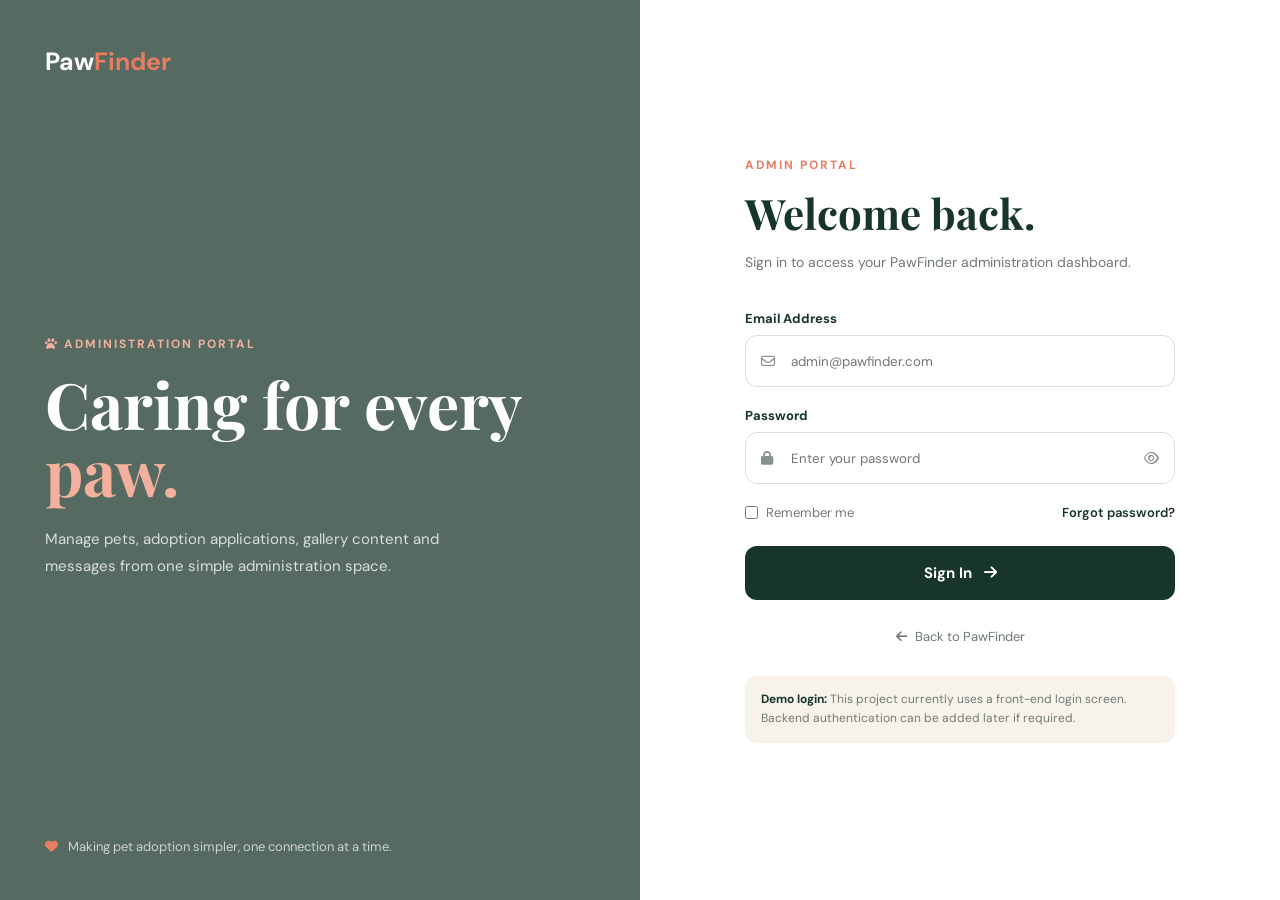
<file: admin/login.html>
<!DOCTYPE html>
<html lang="en">
<head>
    <meta charset="UTF-8">
    <meta name="viewport" content="width=device-width, initial-scale=1.0">

    <title>Admin Login | PawFinder</title>

    <!-- Google Fonts -->
    <link rel="preconnect" href="https://fonts.googleapis.com">
    <link rel="preconnect" href="https://fonts.gstatic.com" crossorigin>

    <link href="https://fonts.googleapis.com/css2?family=DM+Sans:wght@400;500;600;700&family=Playfair+Display:wght@500;600;700&display=swap" rel="stylesheet">

    <!-- Font Awesome -->
    <link rel="stylesheet"
          href="https://cdnjs.cloudflare.com/ajax/libs/font-awesome/6.5.2/css/all.min.css">

    <style>

        * {
            margin: 0;
            padding: 0;
            box-sizing: border-box;
        }

        :root {
            --green: #17352c;
            --green-light: #2f5749;
            --cream: #f7f3eb;
            --coral: #e67d61;
            --muted: #707a74;
            --white: #ffffff;
        }

        body {
            min-height: 100vh;
            font-family: "DM Sans", sans-serif;
            background: var(--cream);
            color: var(--green);
        }

        .login-page {
            min-height: 100vh;
            display: grid;
            grid-template-columns: 1fr 1fr;
        }

        /* ================= LEFT PANEL ================= */

        .login-visual {
            position: relative;
            min-height: 100vh;
            padding: 45px;
            background:
                linear-gradient(
                    rgba(23, 53, 44, 0.72),
                    rgba(23, 53, 44, 0.72)
                ),
                url("https://images.unsplash.com/photo-1552053831-71594a27632d?auto=format&fit=crop&w=1200&q=85")
                center/cover no-repeat;

            display: flex;
            flex-direction: column;
            justify-content: space-between;
            color: white;
        }

        .brand {
            font-size: 25px;
            font-weight: 700;
            text-decoration: none;
            color: white;
        }

        .brand span {
            color: var(--coral);
        }

        .visual-content {
            max-width: 480px;
        }

        .visual-content .eyebrow {
            color: #f3b09d;
            font-size: 12px;
            font-weight: 700;
            letter-spacing: 2px;
            text-transform: uppercase;
            margin-bottom: 18px;
        }

        .visual-content h1 {
            font-family: "Playfair Display", serif;
            font-size: clamp(42px, 5vw, 68px);
            line-height: 1.05;
            margin-bottom: 22px;
        }

        .visual-content h1 em {
            color: #f3b09d;
            font-style: normal;
        }

        .visual-content p {
            max-width: 420px;
            color: rgba(255,255,255,0.78);
            line-height: 1.8;
            font-size: 15px;
        }

        .visual-footer {
            display: flex;
            align-items: center;
            gap: 10px;
            color: rgba(255,255,255,0.7);
            font-size: 13px;
        }

        .visual-footer i {
            color: var(--coral);
        }

        /* ================= RIGHT PANEL ================= */

        .login-area {
            display: flex;
            align-items: center;
            justify-content: center;
            padding: 50px;
            background: #fff;
        }

        .login-box {
            width: 100%;
            max-width: 430px;
        }

        .mobile-logo {
            display: none;
        }

        .login-heading {
            margin-bottom: 35px;
        }

        .login-heading .small-title {
            color: var(--coral);
            font-size: 12px;
            font-weight: 700;
            text-transform: uppercase;
            letter-spacing: 2px;
            margin-bottom: 12px;
        }

        .login-heading h2 {
            font-family: "Playfair Display", serif;
            color: var(--green);
            font-size: 42px;
            margin-bottom: 10px;
        }

        .login-heading p {
            color: var(--muted);
            font-size: 14px;
            line-height: 1.7;
        }

        /* Form */

        .form-group {
            margin-bottom: 20px;
        }

        .form-group label {
            display: block;
            margin-bottom: 8px;
            color: var(--green);
            font-size: 13px;
            font-weight: 700;
        }

        .input-wrapper {
            position: relative;
        }

        .input-wrapper > i {
            position: absolute;
            left: 16px;
            top: 50%;
            transform: translateY(-50%);
            color: #89918d;
            font-size: 14px;
        }

        .form-group input {
            width: 100%;
            height: 52px;
            border: 1px solid #d9dedb;
            border-radius: 12px;
            padding: 0 16px 0 45px;
            outline: none;
            font-family: "DM Sans", sans-serif;
            color: var(--green);
            background: #fff;
            transition: 0.2s ease;
        }

        .form-group input:focus {
            border-color: var(--coral);
            box-shadow: 0 0 0 3px rgba(230,125,97,0.12);
        }

        .password-toggle {
            position: absolute;
            right: 16px;
            top: 50%;
            transform: translateY(-50%);
            border: none;
            background: transparent;
            color: #89918d;
            cursor: pointer;
        }

        .login-options {
            display: flex;
            justify-content: space-between;
            align-items: center;
            margin: 5px 0 25px;
            font-size: 13px;
        }

        .remember {
            display: flex;
            align-items: center;
            gap: 8px;
            color: var(--muted);
        }

        .remember input {
            accent-color: var(--coral);
        }

        .forgot {
            color: var(--green);
            text-decoration: none;
            font-weight: 600;
        }

        .forgot:hover {
            color: var(--coral);
        }

        .login-btn {
            width: 100%;
            height: 54px;
            border: none;
            border-radius: 12px;
            background: var(--green);
            color: white;
            font-family: "DM Sans", sans-serif;
            font-size: 15px;
            font-weight: 700;
            cursor: pointer;
            transition: 0.25s ease;
        }

        .login-btn:hover {
            background: var(--coral);
            transform: translateY(-2px);
        }

        .login-btn i {
            margin-left: 8px;
        }

        .back-home {
            text-align: center;
            margin-top: 25px;
        }

        .back-home a {
            color: var(--muted);
            text-decoration: none;
            font-size: 13px;
        }

        .back-home a:hover {
            color: var(--coral);
        }

        .back-home i {
            margin-right: 5px;
        }

        .demo-note {
            margin-top: 30px;
            padding: 14px 16px;
            border-radius: 12px;
            background: var(--cream);
            color: var(--muted);
            font-size: 12px;
            line-height: 1.6;
        }

        .demo-note strong {
            color: var(--green);
        }

        /* ================= RESPONSIVE ================= */

        @media (max-width: 850px) {

            .login-page {
                grid-template-columns: 1fr;
            }

            .login-visual {
                display: none;
            }

            .login-area {
                min-height: 100vh;
                padding: 35px 25px;
            }

            .mobile-logo {
                display: block;
                margin-bottom: 50px;
            }

            .mobile-logo a {
                color: var(--green);
                text-decoration: none;
                font-size: 24px;
                font-weight: 700;
            }

            .mobile-logo span {
                color: var(--coral);
            }
        }

        @media (max-width: 500px) {

            .login-area {
                padding: 25px 20px;
            }

            .mobile-logo {
                margin-bottom: 35px;
            }

            .login-heading h2 {
                font-size: 36px;
            }

            .login-options {
                align-items: flex-start;
                gap: 15px;
            }
        }

    </style>
</head>

<body>

    <div class="login-page">

        <!-- ================= LEFT ================= -->

        <section class="login-visual">

            <a href="../index.html" class="brand">
                Paw<span>Finder</span>
            </a>

            <div class="visual-content">

                <div class="eyebrow">
                    <i class="fa-solid fa-paw"></i>
                    Administration Portal
                </div>

                <h1>
                    Caring for every
                    <em>paw.</em>
                </h1>

                <p>
                    Manage pets, adoption applications, gallery content
                    and messages from one simple administration space.
                </p>

            </div>

            <div class="visual-footer">

                <i class="fa-solid fa-heart"></i>

                <span>
                    Making pet adoption simpler, one connection at a time.
                </span>

            </div>

        </section>


        <!-- ================= LOGIN ================= -->

        <section class="login-area">

            <div class="login-box">

                <div class="mobile-logo">
                    <a href="../index.html">
                        Paw<span>Finder</span>
                    </a>
                </div>


                <div class="login-heading">

                    <div class="small-title">
                        Admin Portal
                    </div>

                    <h2>
                        Welcome back.
                    </h2>

                    <p>
                        Sign in to access your PawFinder administration dashboard.
                    </p>

                </div>


                <form id="adminLoginForm">

                    <div class="form-group">

                        <label for="adminEmail">
                            Email Address
                        </label>

                        <div class="input-wrapper">

                            <i class="fa-regular fa-envelope"></i>

                            <input
                                type="email"
                                id="adminEmail"
                                placeholder="admin@pawfinder.com"
                                required
                            >

                        </div>

                    </div>


                    <div class="form-group">

                        <label for="adminPassword">
                            Password
                        </label>

                        <div class="input-wrapper">

                            <i class="fa-solid fa-lock"></i>

                            <input
                                type="password"
                                id="adminPassword"
                                placeholder="Enter your password"
                                required
                            >

                            <button
                                type="button"
                                class="password-toggle"
                                onclick="togglePassword()"
                                aria-label="Show password"
                            >
                                <i class="fa-regular fa-eye" id="eyeIcon"></i>
                            </button>

                        </div>

                    </div>


                    <div class="login-options">

                        <label class="remember">

                            <input type="checkbox">

                            <span>Remember me</span>

                        </label>

                        <a href="#" class="forgot">
                            Forgot password?
                        </a>

                    </div>


                    <button type="submit" class="login-btn">

                        Sign In

                        <i class="fa-solid fa-arrow-right"></i>

                    </button>

                </form>


                <div class="back-home">

                    <a href="../index.html">
                        <i class="fa-solid fa-arrow-left"></i>
                        Back to PawFinder
                    </a>

                </div>


                <div class="demo-note">

                    <strong>Demo login:</strong>
                    This project currently uses a front-end login screen.
                    Backend authentication can be added later if required.

                </div>

            </div>

        </section>

    </div>


    <script>

        function togglePassword() {

            const password =
                document.getElementById("adminPassword");

            const eyeIcon =
                document.getElementById("eyeIcon");

            if (password.type === "password") {

                password.type = "text";

                eyeIcon.classList.remove("fa-eye");

                eyeIcon.classList.add("fa-eye-slash");

            } else {

                password.type = "password";

                eyeIcon.classList.remove("fa-eye-slash");

                eyeIcon.classList.add("fa-eye");

            }
        }


        document
            .getElementById("adminLoginForm")
            .addEventListener("submit", function(event) {

                event.preventDefault();

                alert("Demo login successful! Dashboard will be connected next.");

            });

    </script>

</body>
</html>
</file>
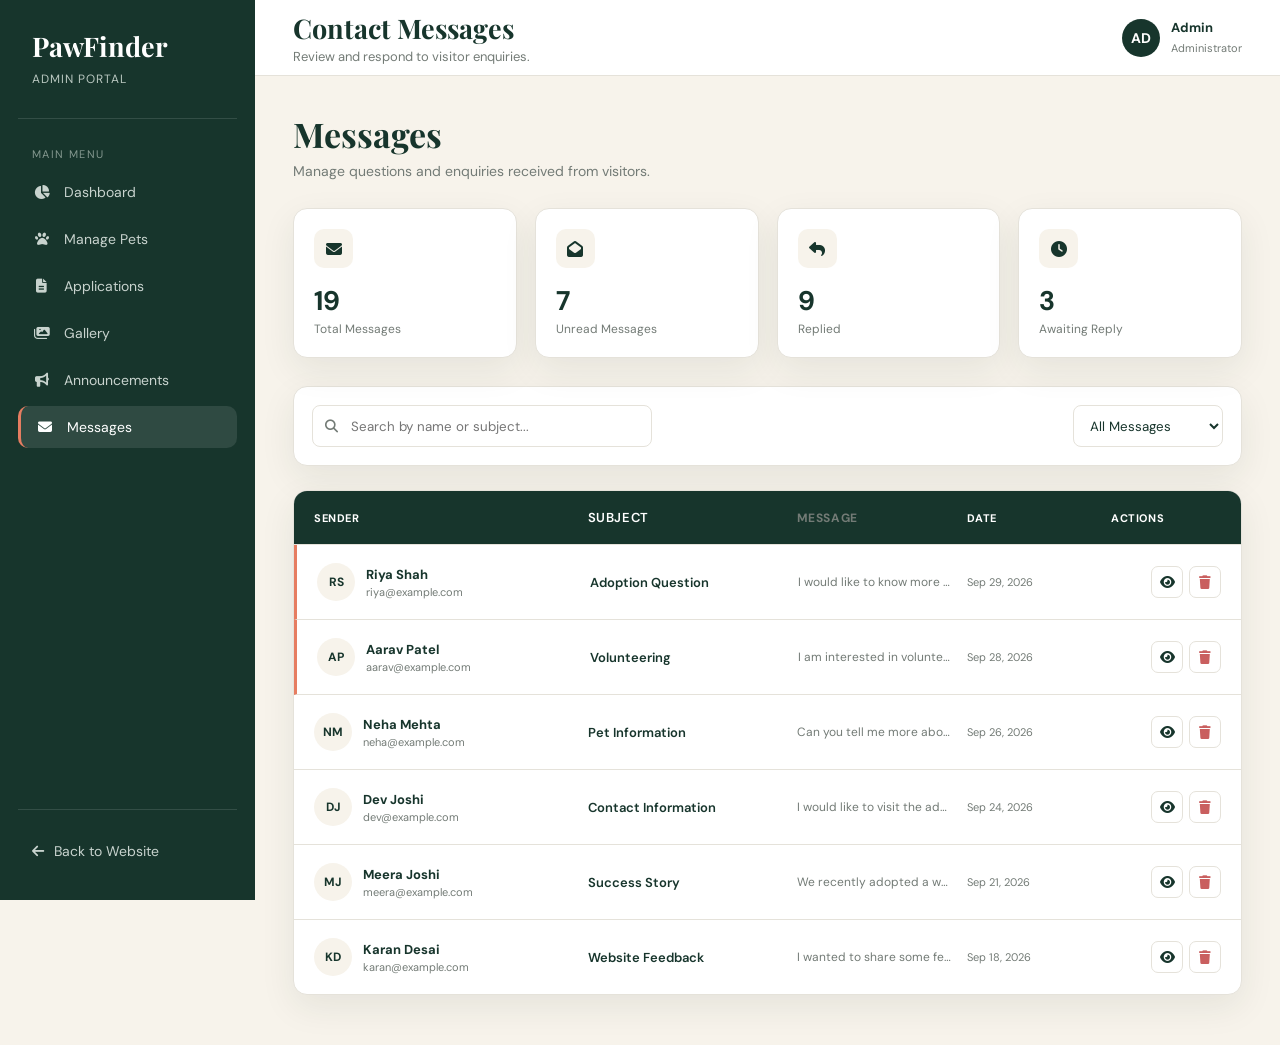
<file: admin/messages.html>
<!DOCTYPE html>
<html lang="en">
<head>
    <meta charset="UTF-8">
    <meta name="viewport" content="width=device-width, initial-scale=1.0">

    <title>Contact Messages | PawFinder Admin</title>

    <link rel="preconnect" href="https://fonts.googleapis.com">
    <link rel="preconnect" href="https://fonts.gstatic.com" crossorigin>
    <link href="https://fonts.googleapis.com/css2?family=DM+Sans:wght@400;500;600;700&family=Playfair+Display:wght@500;600;700&display=swap" rel="stylesheet">

    <link rel="stylesheet" href="https://cdnjs.cloudflare.com/ajax/libs/font-awesome/6.5.2/css/all.min.css">

    <style>
        :root {
            --green: #17352c;
            --green-light: #2f5749;
            --cream: #f7f3eb;
            --white: #ffffff;
            --text: #17352c;
            --muted: #737b76;
            --border: #e5e2da;
            --coral: #e67d61;
            --danger: #c95f5f;
            --shadow: 0 12px 35px rgba(23, 53, 44, 0.08);
        }

        * {
            margin: 0;
            padding: 0;
            box-sizing: border-box;
        }

        body {
            font-family: "DM Sans", sans-serif;
            background: var(--cream);
            color: var(--text);
        }

        button,
        input,
        select,
        textarea {
            font-family: inherit;
        }

        /* =========================
           LAYOUT
        ========================== */

        .admin-layout {
            min-height: 100vh;
            display: flex;
        }

        /* =========================
           SIDEBAR
        ========================== */

        .sidebar {
            width: 255px;
            background: var(--green);
            color: white;
            padding: 28px 18px;
            position: fixed;
            top: 0;
            left: 0;
            bottom: 0;
            display: flex;
            flex-direction: column;
            z-index: 100;
        }

        .brand {
            padding: 0 14px 30px;
            border-bottom: 1px solid rgba(255,255,255,0.12);
        }

        .brand h2 {
            font-family: "Playfair Display", serif;
            font-size: 27px;
            margin-bottom: 3px;
        }

        .brand span {
            font-size: 12px;
            color: #b9c7c0;
            letter-spacing: 1px;
            text-transform: uppercase;
        }

        .nav-menu {
            margin-top: 28px;
        }

        .nav-title {
            font-size: 11px;
            color: #84988f;
            text-transform: uppercase;
            letter-spacing: 1.4px;
            padding: 0 14px 10px;
        }

        .nav-link {
            display: flex;
            align-items: center;
            gap: 13px;
            text-decoration: none;
            color: #c8d3ce;
            padding: 12px 14px;
            border-radius: 10px;
            margin-bottom: 5px;
            font-size: 14px;
            transition: 0.25s ease;
        }

        .nav-link i {
            width: 19px;
            text-align: center;
        }

        .nav-link:hover,
        .nav-link.active {
            background: rgba(255,255,255,0.1);
            color: white;
        }

        .nav-link.active {
            border-left: 3px solid var(--coral);
        }

        .sidebar-bottom {
            margin-top: auto;
            padding-top: 20px;
            border-top: 1px solid rgba(255,255,255,0.12);
        }

        .back-site {
            display: flex;
            align-items: center;
            gap: 10px;
            color: #c8d3ce;
            text-decoration: none;
            padding: 12px 14px;
            font-size: 14px;
            border-radius: 10px;
        }

        .back-site:hover {
            background: rgba(255,255,255,0.08);
            color: white;
        }

        /* =========================
           MAIN
        ========================== */

        .main-content {
            margin-left: 255px;
            width: calc(100% - 255px);
            min-height: 100vh;
        }

        .topbar {
            height: 76px;
            background: var(--white);
            border-bottom: 1px solid var(--border);
            display: flex;
            align-items: center;
            justify-content: space-between;
            padding: 0 38px;
        }

        .topbar-title h1 {
            font-family: "Playfair Display", serif;
            font-size: 27px;
        }

        .topbar-title p {
            color: var(--muted);
            font-size: 13px;
            margin-top: 2px;
        }

        .admin-profile {
            display: flex;
            align-items: center;
            gap: 11px;
        }

        .profile-avatar {
            width: 38px;
            height: 38px;
            border-radius: 50%;
            background: var(--green);
            color: white;
            display: flex;
            align-items: center;
            justify-content: center;
            font-size: 14px;
            font-weight: 700;
        }

        .profile-text strong {
            display: block;
            font-size: 13px;
        }

        .profile-text span {
            color: var(--muted);
            font-size: 11px;
        }

        /* =========================
           PAGE
        ========================== */

        .page-content {
            padding: 35px 38px 50px;
        }

        .page-heading {
            display: flex;
            justify-content: space-between;
            align-items: flex-end;
            margin-bottom: 28px;
        }

        .page-heading h2 {
            font-family: "Playfair Display", serif;
            font-size: 34px;
            margin-bottom: 5px;
        }

        .page-heading p {
            color: var(--muted);
            font-size: 14px;
        }

        /* =========================
           STATS
        ========================== */

        .stats-grid {
            display: grid;
            grid-template-columns: repeat(4, 1fr);
            gap: 18px;
            margin-bottom: 28px;
        }

        .stat-card {
            background: white;
            border: 1px solid var(--border);
            border-radius: 14px;
            padding: 20px;
            box-shadow: var(--shadow);
        }

        .stat-icon {
            width: 39px;
            height: 39px;
            border-radius: 10px;
            background: var(--cream);
            color: var(--green);
            display: flex;
            align-items: center;
            justify-content: center;
            margin-bottom: 15px;
        }

        .stat-card h3 {
            font-size: 27px;
            margin-bottom: 3px;
        }

        .stat-card p {
            color: var(--muted);
            font-size: 12px;
        }

        /* =========================
           TOOLBAR
        ========================== */

        .toolbar {
            background: white;
            border: 1px solid var(--border);
            border-radius: 14px;
            padding: 18px;
            display: flex;
            justify-content: space-between;
            gap: 15px;
            margin-bottom: 24px;
            box-shadow: var(--shadow);
        }

        .search-box {
            position: relative;
            width: 340px;
        }

        .search-box i {
            position: absolute;
            left: 13px;
            top: 50%;
            transform: translateY(-50%);
            color: var(--muted);
            font-size: 13px;
        }

        .search-box input {
            width: 100%;
            height: 42px;
            border: 1px solid var(--border);
            border-radius: 8px;
            padding: 0 13px 0 38px;
            outline: none;
        }

        .search-box input:focus {
            border-color: var(--green-light);
        }

        .filter-select {
            height: 42px;
            border: 1px solid var(--border);
            border-radius: 8px;
            padding: 0 35px 0 12px;
            background: white;
            color: var(--text);
            outline: none;
            cursor: pointer;
        }

        /* =========================
           MESSAGE LIST
        ========================== */

        .messages-box {
            background: white;
            border: 1px solid var(--border);
            border-radius: 14px;
            overflow: hidden;
            box-shadow: var(--shadow);
        }

        .message-row {
            display: grid;
            grid-template-columns: 2fr 1.5fr 1.2fr 1fr 110px;
            align-items: center;
            gap: 15px;
            padding: 18px 20px;
            border-bottom: 1px solid var(--border);
            transition: 0.2s ease;
        }

        .message-row:last-child {
            border-bottom: none;
        }

        .message-row:hover {
            background: #fcfbf8;
        }

        .message-row.unread {
            border-left: 3px solid var(--coral);
        }

        .message-header {
            background: var(--green);
            color: white;
            font-size: 11px;
            text-transform: uppercase;
            letter-spacing: 0.6px;
            font-weight: 700;
        }

        .sender {
            display: flex;
            align-items: center;
            gap: 11px;
            min-width: 0;
        }

        .sender-avatar {
            width: 38px;
            height: 38px;
            border-radius: 50%;
            background: var(--cream);
            color: var(--green);
            display: flex;
            align-items: center;
            justify-content: center;
            font-weight: 700;
            font-size: 12px;
            flex-shrink: 0;
        }

        .sender-info strong {
            display: block;
            font-size: 13px;
        }

        .sender-info span {
            display: block;
            color: var(--muted);
            font-size: 11px;
            margin-top: 2px;
        }

        .subject {
            font-size: 13px;
            font-weight: 600;
        }

        .message-preview {
            color: var(--muted);
            font-size: 12px;
            white-space: nowrap;
            overflow: hidden;
            text-overflow: ellipsis;
        }

        .message-date {
            color: var(--muted);
            font-size: 11px;
        }

        .status {
            display: inline-block;
            padding: 6px 9px;
            border-radius: 20px;
            font-size: 10px;
            font-weight: 700;
        }

        .status.unread {
            color: #9b5d42;
            background: #fff0e9;
        }

        .status.read {
            color: #526b8d;
            background: #edf2f8;
        }

        .status.replied {
            color: #397355;
            background: #edf6ef;
        }

        .row-actions {
            display: flex;
            gap: 6px;
            justify-content: flex-end;
        }

        .action-btn {
            width: 32px;
            height: 32px;
            border: 1px solid var(--border);
            background: white;
            color: var(--green);
            border-radius: 7px;
            cursor: pointer;
        }

        .action-btn:hover {
            background: var(--cream);
        }

        .action-btn.delete {
            color: var(--danger);
        }

        /* =========================
           NO RESULTS
        ========================== */

        .no-results {
            display: none;
            text-align: center;
            padding: 45px 20px;
            background: white;
            border: 1px solid var(--border);
            border-radius: 14px;
            color: var(--muted);
        }

        .no-results i {
            font-size: 28px;
            color: var(--green);
            margin-bottom: 10px;
        }

        /* =========================
           MODAL
        ========================== */

        .modal {
            display: none;
            position: fixed;
            inset: 0;
            background: rgba(15, 31, 26, 0.58);
            z-index: 500;
            align-items: center;
            justify-content: center;
            padding: 20px;
        }

        .modal.show {
            display: flex;
        }

        .modal-box {
            width: 100%;
            max-width: 600px;
            max-height: 90vh;
            overflow-y: auto;
            background: white;
            border-radius: 16px;
            padding: 28px;
            box-shadow: 0 25px 70px rgba(0,0,0,0.2);
        }

        .modal-header {
            display: flex;
            justify-content: space-between;
            align-items: center;
            margin-bottom: 22px;
        }

        .modal-header h3 {
            font-family: "Playfair Display", serif;
            font-size: 24px;
        }

        .close-modal {
            width: 34px;
            height: 34px;
            border: none;
            border-radius: 50%;
            background: var(--cream);
            color: var(--green);
            cursor: pointer;
        }

        .detail-item {
            margin-bottom: 18px;
        }

        .detail-item label {
            display: block;
            color: var(--muted);
            font-size: 11px;
            text-transform: uppercase;
            letter-spacing: 0.7px;
            margin-bottom: 5px;
            font-weight: 700;
        }

        .detail-item p {
            font-size: 14px;
            line-height: 1.6;
        }

        .modal-actions {
            display: flex;
            justify-content: flex-end;
            gap: 9px;
            margin-top: 22px;
        }

        .secondary-btn,
        .reply-btn {
            padding: 11px 17px;
            border-radius: 8px;
            cursor: pointer;
            font-weight: 600;
        }

        .secondary-btn {
            border: 1px solid var(--border);
            background: white;
            color: var(--text);
        }

        .reply-btn {
            border: none;
            background: var(--green);
            color: white;
        }

        /* =========================
           RESPONSIVE
        ========================== */

        @media (max-width: 1150px) {
            .stats-grid {
                grid-template-columns: repeat(2, 1fr);
            }

            .message-row {
                grid-template-columns: 1.7fr 1.4fr 1fr 90px;
            }

            .message-preview {
                display: none;
            }
        }

        @media (max-width: 850px) {
            .sidebar {
                width: 210px;
            }

            .main-content {
                margin-left: 210px;
                width: calc(100% - 210px);
            }

            .topbar,
            .page-content {
                padding-left: 25px;
                padding-right: 25px;
            }

            .toolbar {
                flex-direction: column;
            }

            .search-box {
                width: 100%;
            }

            .message-row {
                grid-template-columns: 1.7fr 1fr 90px;
            }

            .message-row .subject {
                display: none;
            }

            .message-header .subject {
                display: none;
            }
        }

        @media (max-width: 680px) {
            .admin-layout {
                display: block;
            }

            .sidebar {
                position: relative;
                width: 100%;
                min-height: auto;
                padding: 18px;
            }

            .main-content {
                margin-left: 0;
                width: 100%;
            }

            .nav-menu {
                display: none;
            }

            .sidebar-bottom {
                display: none;
            }

            .brand {
                border: none;
                padding-bottom: 5px;
            }

            .topbar {
                height: auto;
                padding: 15px 20px;
            }

            .profile-text {
                display: none;
            }

            .page-content {
                padding: 25px 18px 40px;
            }

            .stats-grid {
                grid-template-columns: 1fr 1fr;
            }

            .message-row {
                grid-template-columns: 1fr auto;
                gap: 10px;
            }

            .message-date,
            .status {
                display: none;
            }

            .row-actions {
                grid-column: 2;
                grid-row: 1;
            }

            .sender {
                grid-column: 1;
                grid-row: 1;
            }
        }

        @media (max-width: 450px) {
            .stats-grid {
                grid-template-columns: 1fr;
            }

            .page-heading h2 {
                font-size: 29px;
            }

            .topbar-title h1 {
                font-size: 22px;
            }
        }
    </style>
</head>

<body>

<div class="admin-layout">

    <!-- SIDEBAR -->

    <aside class="sidebar">

        <div class="brand">
            <h2>PawFinder</h2>
            <span>Admin Portal</span>
        </div>

        <nav class="nav-menu">

            <div class="nav-title">Main Menu</div>

            <a href="dashboard.html" class="nav-link">
                <i class="fa-solid fa-chart-pie"></i>
                Dashboard
            </a>

            <a href="pets.html" class="nav-link">
                <i class="fa-solid fa-paw"></i>
                Manage Pets
            </a>

            <a href="applications.html" class="nav-link">
                <i class="fa-solid fa-file-lines"></i>
                Applications
            </a>

            <a href="gallery.html" class="nav-link">
                <i class="fa-solid fa-images"></i>
                Gallery
            </a>

            <a href="announcements.html" class="nav-link">
                <i class="fa-solid fa-bullhorn"></i>
                Announcements
            </a>

            <a href="messages.html" class="nav-link active">
                <i class="fa-solid fa-envelope"></i>
                Messages
            </a>

        </nav>

        <div class="sidebar-bottom">

            <a href="../index.html" class="back-site">
                <i class="fa-solid fa-arrow-left"></i>
                Back to Website
            </a>

        </div>

    </aside>


    <!-- MAIN -->

    <main class="main-content">

        <header class="topbar">

            <div class="topbar-title">
                <h1>Contact Messages</h1>
                <p>Review and respond to visitor enquiries.</p>
            </div>

            <div class="admin-profile">

                <div class="profile-avatar">
                    AD
                </div>

                <div class="profile-text">
                    <strong>Admin</strong>
                    <span>Administrator</span>
                </div>

            </div>

        </header>


        <section class="page-content">

            <div class="page-heading">

                <div>
                    <h2>Messages</h2>
                    <p>Manage questions and enquiries received from visitors.</p>
                </div>

            </div>


            <!-- STATS -->

            <div class="stats-grid">

                <div class="stat-card">

                    <div class="stat-icon">
                        <i class="fa-solid fa-envelope"></i>
                    </div>

                    <h3>19</h3>
                    <p>Total Messages</p>

                </div>


                <div class="stat-card">

                    <div class="stat-icon">
                        <i class="fa-solid fa-envelope-open"></i>
                    </div>

                    <h3>7</h3>
                    <p>Unread Messages</p>

                </div>


                <div class="stat-card">

                    <div class="stat-icon">
                        <i class="fa-solid fa-reply"></i>
                    </div>

                    <h3>9</h3>
                    <p>Replied</p>

                </div>


                <div class="stat-card">

                    <div class="stat-icon">
                        <i class="fa-solid fa-clock"></i>
                    </div>

                    <h3>3</h3>
                    <p>Awaiting Reply</p>

                </div>

            </div>


            <!-- TOOLBAR -->

            <div class="toolbar">

                <div class="search-box">

                    <i class="fa-solid fa-magnifying-glass"></i>

                    <input
                        type="text"
                        id="messageSearch"
                        placeholder="Search by name or subject..."
                    >

                </div>


                <select id="messageFilter" class="filter-select">

                    <option value="all">
                        All Messages
                    </option>

                    <option value="unread">
                        Unread
                    </option>

                    <option value="read">
                        Read
                    </option>

                    <option value="replied">
                        Replied
                    </option>

                </select>

            </div>


            <!-- MESSAGE LIST -->

            <div class="messages-box" id="messagesBox">

                <!-- HEADER -->

                <div class="message-row message-header">

                    <div>Sender</div>
                    <div class="subject">Subject</div>
                    <div class="message-preview">Message</div>
                    <div>Date</div>
                    <div>Actions</div>

                </div>


                <!-- MESSAGE 1 -->

                <div
                    class="message-row unread"
                    data-status="unread"
                    data-search="riya shah adoption question"
                >

                    <div class="sender">

                        <div class="sender-avatar">
                            RS
                        </div>

                        <div class="sender-info">
                            <strong>Riya Shah</strong>
                            <span>riya@example.com</span>
                        </div>

                    </div>

                    <div class="subject">
                        Adoption Question
                    </div>

                    <div class="message-preview">
                        I would like to know more about the adoption process...
                    </div>

                    <div class="message-date">
                        Sep 29, 2026
                    </div>

                    <div class="row-actions">

                        <button
                            class="action-btn"
                            onclick="viewMessage(
                                'Riya Shah',
                                'riya@example.com',
                                'Adoption Question',
                                'I would like to know more about the adoption process and the documents required before submitting an application.',
                                'Sep 29, 2026'
                            )"
                        >
                            <i class="fa-solid fa-eye"></i>
                        </button>

                        <button
                            class="action-btn delete"
                            onclick="deleteMessage(this)"
                        >
                            <i class="fa-solid fa-trash"></i>
                        </button>

                    </div>

                </div>


                <!-- MESSAGE 2 -->

                <div
                    class="message-row unread"
                    data-status="unread"
                    data-search="aarav patel volunteering"
                >

                    <div class="sender">

                        <div class="sender-avatar">
                            AP
                        </div>

                        <div class="sender-info">
                            <strong>Aarav Patel</strong>
                            <span>aarav@example.com</span>
                        </div>

                    </div>

                    <div class="subject">
                        Volunteering
                    </div>

                    <div class="message-preview">
                        I am interested in volunteering with PawFinder...
                    </div>

                    <div class="message-date">
                        Sep 28, 2026
                    </div>

                    <div class="row-actions">

                        <button
                            class="action-btn"
                            onclick="viewMessage(
                                'Aarav Patel',
                                'aarav@example.com',
                                'Volunteering',
                                'I am interested in volunteering with PawFinder. Could you please share information about upcoming volunteer opportunities?',
                                'Sep 28, 2026'
                            )"
                        >
                            <i class="fa-solid fa-eye"></i>
                        </button>

                        <button
                            class="action-btn delete"
                            onclick="deleteMessage(this)"
                        >
                            <i class="fa-solid fa-trash"></i>
                        </button>

                    </div>

                </div>


                <!-- MESSAGE 3 -->

                <div
                    class="message-row"
                    data-status="replied"
                    data-search="neha mehta pet information"
                >

                    <div class="sender">

                        <div class="sender-avatar">
                            NM
                        </div>

                        <div class="sender-info">
                            <strong>Neha Mehta</strong>
                            <span>neha@example.com</span>
                        </div>

                    </div>

                    <div class="subject">
                        Pet Information
                    </div>

                    <div class="message-preview">
                        Can you tell me more about Luna's personality...
                    </div>

                    <div class="message-date">
                        Sep 26, 2026
                    </div>

                    <div class="row-actions">

                        <button
                            class="action-btn"
                            onclick="viewMessage(
                                'Neha Mehta',
                                'neha@example.com',
                                'Pet Information',
                                'Can you tell me more about Luna’s personality, daily routine and whether she is comfortable around children?',
                                'Sep 26, 2026'
                            )"
                        >
                            <i class="fa-solid fa-eye"></i>
                        </button>

                        <button
                            class="action-btn delete"
                            onclick="deleteMessage(this)"
                        >
                            <i class="fa-solid fa-trash"></i>
                        </button>

                    </div>

                </div>


                <!-- MESSAGE 4 -->

                <div
                    class="message-row"
                    data-status="read"
                    data-search="dev joshi contact information"
                >

                    <div class="sender">

                        <div class="sender-avatar">
                            DJ
                        </div>

                        <div class="sender-info">
                            <strong>Dev Joshi</strong>
                            <span>dev@example.com</span>
                        </div>

                    </div>

                    <div class="subject">
                        Contact Information
                    </div>

                    <div class="message-preview">
                        I would like to visit the adoption centre...
                    </div>

                    <div class="message-date">
                        Sep 24, 2026
                    </div>

                    <div class="row-actions">

                        <button
                            class="action-btn"
                            onclick="viewMessage(
                                'Dev Joshi',
                                'dev@example.com',
                                'Contact Information',
                                'I would like to visit the adoption centre. Please let me know the visiting hours and location.',
                                'Sep 24, 2026'
                            )"
                        >
                            <i class="fa-solid fa-eye"></i>
                        </button>

                        <button
                            class="action-btn delete"
                            onclick="deleteMessage(this)"
                        >
                            <i class="fa-solid fa-trash"></i>
                        </button>

                    </div>

                </div>


                <!-- MESSAGE 5 -->

                <div
                    class="message-row"
                    data-status="replied"
                    data-search="meera joshi success story"
                >

                    <div class="sender">

                        <div class="sender-avatar">
                            MJ
                        </div>

                        <div class="sender-info">
                            <strong>Meera Joshi</strong>
                            <span>meera@example.com</span>
                        </div>

                    </div>

                    <div class="subject">
                        Success Story
                    </div>

                    <div class="message-preview">
                        We recently adopted a wonderful dog through PawFinder...
                    </div>

                    <div class="message-date">
                        Sep 21, 2026
                    </div>

                    <div class="row-actions">

                        <button
                            class="action-btn"
                            onclick="viewMessage(
                                'Meera Joshi',
                                'meera@example.com',
                                'Success Story',
                                'We recently adopted a wonderful dog through PawFinder and would love to share our adoption experience with your community.',
                                'Sep 21, 2026'
                            )"
                        >
                            <i class="fa-solid fa-eye"></i>
                        </button>

                        <button
                            class="action-btn delete"
                            onclick="deleteMessage(this)"
                        >
                            <i class="fa-solid fa-trash"></i>
                        </button>

                    </div>

                </div>


                <!-- MESSAGE 6 -->

                <div
                    class="message-row"
                    data-status="read"
                    data-search="karan desai website feedback"
                >

                    <div class="sender">

                        <div class="sender-avatar">
                            KD
                        </div>

                        <div class="sender-info">
                            <strong>Karan Desai</strong>
                            <span>karan@example.com</span>
                        </div>

                    </div>

                    <div class="subject">
                        Website Feedback
                    </div>

                    <div class="message-preview">
                        I wanted to share some feedback about the website...
                    </div>

                    <div class="message-date">
                        Sep 18, 2026
                    </div>

                    <div class="row-actions">

                        <button
                            class="action-btn"
                            onclick="viewMessage(
                                'Karan Desai',
                                'karan@example.com',
                                'Website Feedback',
                                'I wanted to share some feedback about the website navigation and pet search experience.',
                                'Sep 18, 2026'
                            )"
                        >
                            <i class="fa-solid fa-eye"></i>
                        </button>

                        <button
                            class="action-btn delete"
                            onclick="deleteMessage(this)"
                        >
                            <i class="fa-solid fa-trash"></i>
                        </button>

                    </div>

                </div>

            </div>


            <div class="no-results" id="noResults">

                <i class="fa-regular fa-envelope-open"></i>

                <p>No messages found.</p>

            </div>

        </section>

    </main>

</div>


<!-- =========================
     MESSAGE MODAL
========================== -->

<div class="modal" id="messageModal">

    <div class="modal-box">

        <div class="modal-header">

            <h3>Message Details</h3>

            <button
                class="close-modal"
                onclick="closeModal()"
            >
                <i class="fa-solid fa-xmark"></i>
            </button>

        </div>


        <div class="detail-item">

            <label>From</label>

            <p id="modalName"></p>

        </div>


        <div class="detail-item">

            <label>Email</label>

            <p id="modalEmail"></p>

        </div>


        <div class="detail-item">

            <label>Subject</label>

            <p id="modalSubject"></p>

        </div>


        <div class="detail-item">

            <label>Date</label>

            <p id="modalDate"></p>

        </div>


        <div class="detail-item">

            <label>Message</label>

            <p id="modalMessage"></p>

        </div>


        <div class="modal-actions">

            <button
                class="secondary-btn"
                onclick="closeModal()"
            >
                Close
            </button>

            <button
                class="reply-btn"
                onclick="replyMessage()"
            >
                <i class="fa-solid fa-reply"></i>
                Reply
            </button>

        </div>

    </div>

</div>


<script>

    /* =========================
       SEARCH + FILTER
    ========================== */

    const searchInput =
        document.getElementById("messageSearch");

    const filterSelect =
        document.getElementById("messageFilter");

    const messageRows =
        document.querySelectorAll(
            ".message-row:not(.message-header)"
        );

    const noResults =
        document.getElementById("noResults");


    function filterMessages() {

        const searchValue =
            searchInput.value.toLowerCase().trim();

        const filterValue =
            filterSelect.value;

        let visibleCount = 0;


        messageRows.forEach(row => {

            const searchText =
                row.dataset.search.toLowerCase();

            const status =
                row.dataset.status;


            const matchesSearch =
                searchText.includes(searchValue);

            const matchesStatus =
                filterValue === "all" ||
                status === filterValue;


            if (matchesSearch && matchesStatus) {

                row.style.display = "grid";

                visibleCount++;

            } else {

                row.style.display = "none";

            }

        });


        noResults.style.display =
            visibleCount === 0
                ? "block"
                : "none";

    }


    searchInput.addEventListener(
        "input",
        filterMessages
    );


    filterSelect.addEventListener(
        "change",
        filterMessages
    );


    /* =========================
       VIEW MESSAGE
    ========================== */

    const modal =
        document.getElementById("messageModal");


    function viewMessage(
        name,
        email,
        subject,
        message,
        date
    ) {

        document.getElementById("modalName").textContent =
            name;

        document.getElementById("modalEmail").textContent =
            email;

        document.getElementById("modalSubject").textContent =
            subject;

        document.getElementById("modalMessage").textContent =
            message;

        document.getElementById("modalDate").textContent =
            date;


        modal.classList.add("show");

    }


    function closeModal() {

        modal.classList.remove("show");

    }


    window.addEventListener("click", function(event) {

        if (event.target === modal) {

            closeModal();

        }

    });


    /* =========================
       REPLY
    ========================== */

    function replyMessage() {

        alert(
            "Reply option selected.\n\n" +
            "Email functionality will be connected in a future backend version."
        );

    }


    /* =========================
       DELETE
    ========================== */

    function deleteMessage(button) {

        const confirmation =
            confirm(
                "Are you sure you want to delete this message?"
            );


        if (confirmation) {

            const row =
                button.closest(".message-row");

            row.remove();

            alert(
                "Message deleted successfully!"
            );

        }

    }

</script>

</body>
</html>
</file>
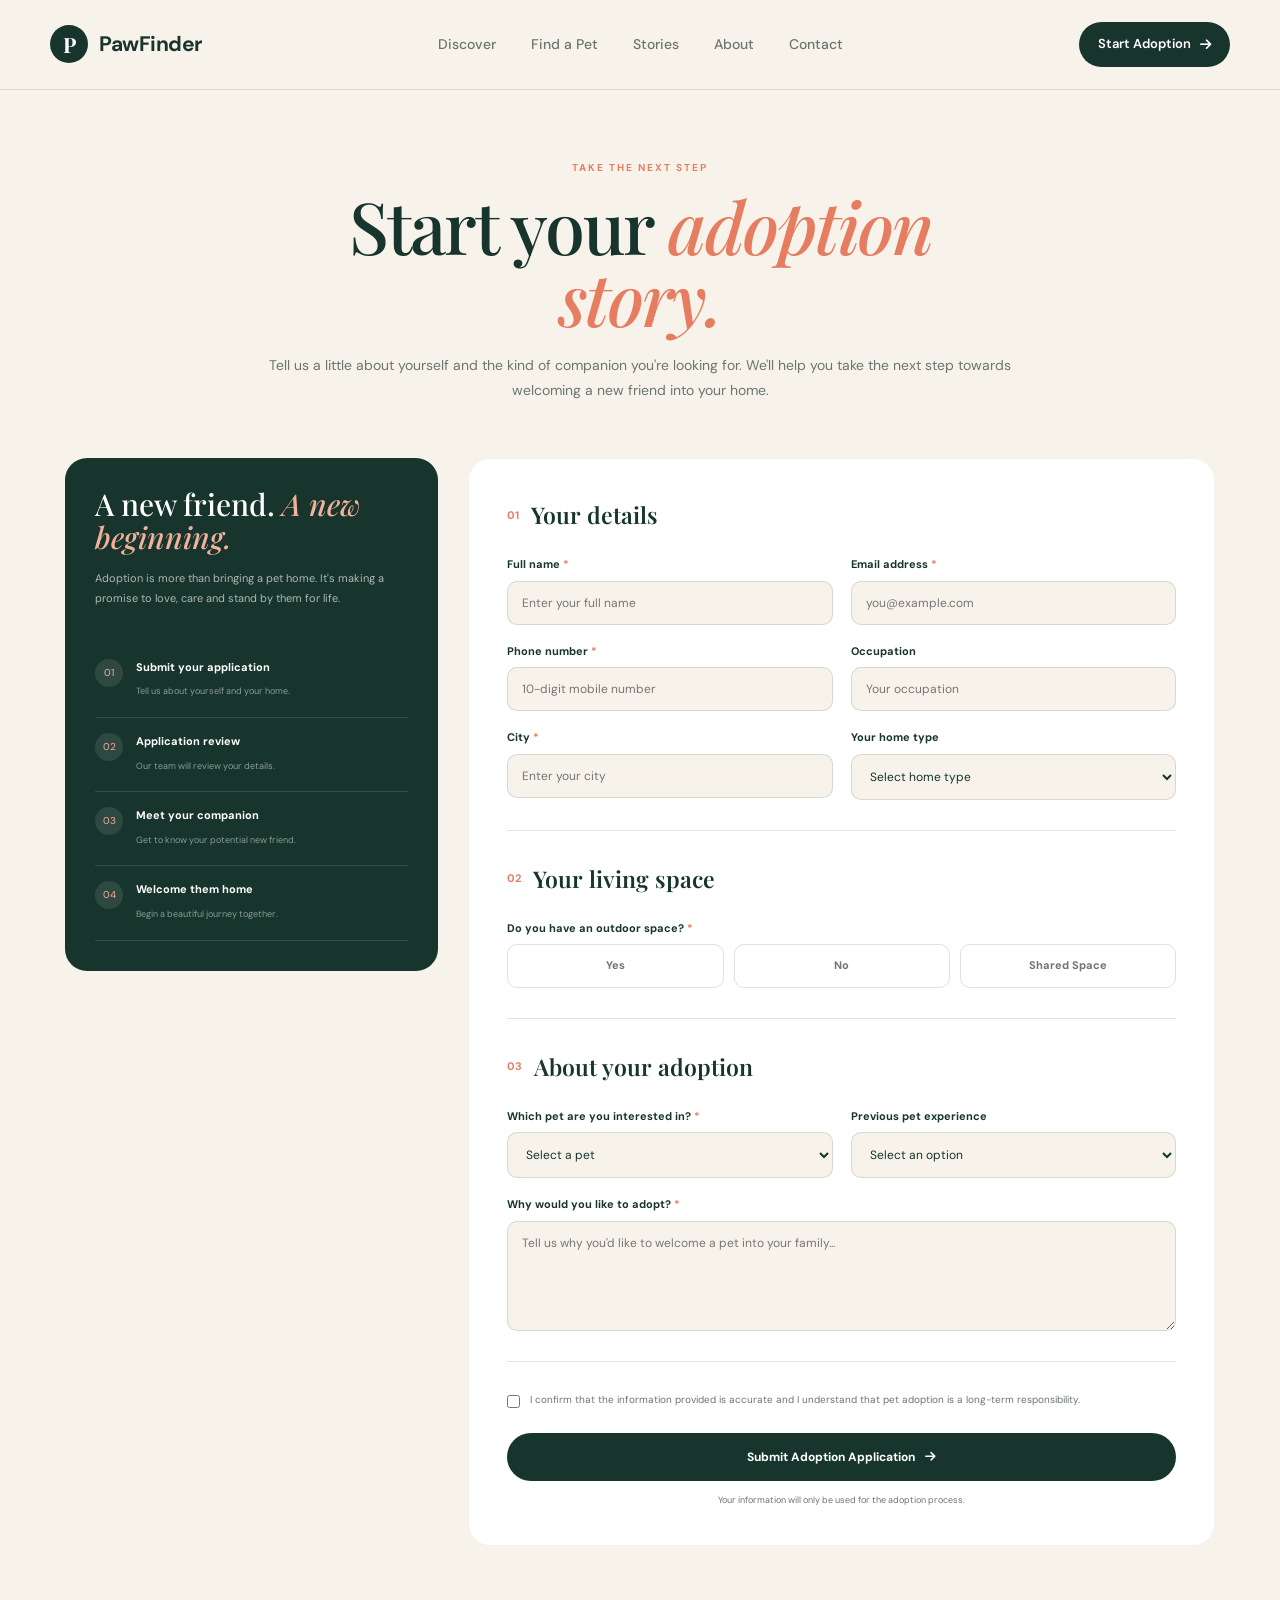
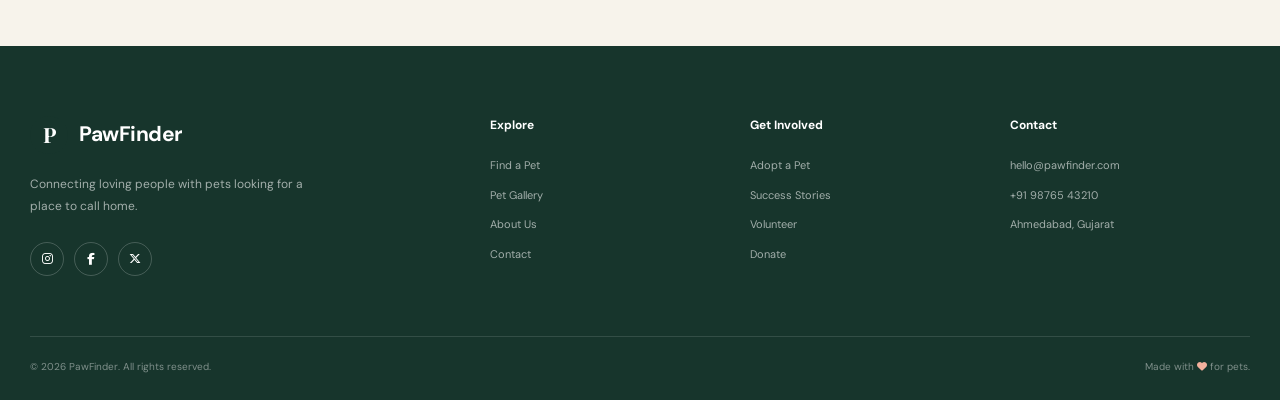
<file: pages/adoption.html>
<!DOCTYPE html>
<html lang="en">

<head>
    <meta charset="UTF-8">
    <meta name="viewport" content="width=device-width, initial-scale=1.0">
    <title>Adoption Application | PawFinder</title>

    <!-- Google Fonts -->
    <link rel="preconnect" href="https://fonts.googleapis.com">
    <link rel="preconnect" href="https://fonts.gstatic.com" crossorigin>
    <link href="https://fonts.googleapis.com/css2?family=DM+Sans:wght@400;500;600;700&family=Playfair+Display:wght@500;600;700&display=swap" rel="stylesheet">

    <!-- Font Awesome -->
    <link rel="stylesheet" href="https://cdnjs.cloudflare.com/ajax/libs/font-awesome/6.5.2/css/all.min.css">

    <!-- Main CSS -->
    <link rel="stylesheet" href="../css/style.css">

    <style>
        .adoption-page {
            padding: 70px 30px 100px;
        }

        .adoption-container {
            max-width: 1150px;
            margin: auto;
        }

        .adoption-header {
            text-align: center;
            max-width: 750px;
            margin: 0 auto 55px;
        }

        .adoption-header h1 {
            font-family: "Playfair Display", serif;
            font-size: clamp(50px, 6vw, 72px);
            line-height: 1;
            font-weight: 500;
            letter-spacing: -2px;
        }

        .adoption-header h1 em {
            color: var(--coral);
            font-style: italic;
        }

        .adoption-header p:not(.section-label) {
            color: var(--muted);
            font-size: 14px;
            line-height: 1.8;
            margin-top: 20px;
        }

        .adoption-layout {
            display: grid;
            grid-template-columns: 0.75fr 1.5fr;
            gap: 30px;
            align-items: start;
        }

        .adoption-side {
            background: var(--green);
            color: white;
            border-radius: 22px;
            padding: 30px;
            position: sticky;
            top: 25px;
        }

        .adoption-side h2 {
            font-family: "Playfair Display", serif;
            font-size: 30px;
            font-weight: 500;
            line-height: 1.1;
        }

        .adoption-side h2 em {
            color: var(--coral-light);
            font-style: italic;
        }

        .adoption-side > p {
            color: rgba(255,255,255,0.65);
            font-size: 11px;
            line-height: 1.8;
            margin-top: 15px;
        }

        .process-list {
            margin-top: 35px;
        }

        .process-item {
            display: flex;
            gap: 13px;
            padding: 15px 0;
            border-bottom: 1px solid rgba(255,255,255,0.12);
        }

        .process-number {
            width: 28px;
            height: 28px;
            min-width: 28px;
            border-radius: 50%;
            background: rgba(255,255,255,0.1);
            display: flex;
            align-items: center;
            justify-content: center;
            font-size: 10px;
            color: var(--coral-light);
        }

        .process-item strong {
            font-size: 11px;
            display: block;
        }

        .process-item span {
            color: rgba(255,255,255,0.5);
            font-size: 9px;
        }

        .application-card {
            background: white;
            border-radius: 22px;
            padding: 38px;
            border: 1px solid rgba(23,53,44,0.06);
        }

        .form-section {
            padding-bottom: 30px;
            margin-bottom: 30px;
            border-bottom: 1px solid var(--border);
        }

        .form-section:last-of-type {
            border-bottom: none;
            margin-bottom: 0;
        }

        .form-section-title {
            display: flex;
            align-items: center;
            gap: 12px;
            margin-bottom: 22px;
        }

        .form-section-number {
            color: var(--coral);
            font-size: 11px;
            font-weight: 700;
        }

        .form-section-title h2 {
            font-family: "Playfair Display", serif;
            font-size: 23px;
            font-weight: 600;
        }

        .form-grid {
            display: grid;
            grid-template-columns: 1fr 1fr;
            gap: 18px;
        }

        .form-group {
            display: flex;
            flex-direction: column;
            gap: 7px;
        }

        .form-group.full {
            grid-column: 1 / -1;
        }

        .form-group label {
            font-size: 11px;
            font-weight: 700;
            color: var(--green);
        }

        .required {
            color: var(--coral);
        }

        .form-group input,
        .form-group select,
        .form-group textarea {
            width: 100%;
            border: 1px solid var(--border);
            border-radius: 10px;
            padding: 13px 14px;
            background: var(--cream);
            outline: none;
            font-family: "DM Sans", sans-serif;
            font-size: 12px;
            color: var(--text);
            transition: 0.25s;
        }

        .form-group textarea {
            resize: vertical;
            min-height: 110px;
        }

        .form-group input:focus,
        .form-group select:focus,
        .form-group textarea:focus {
            border-color: var(--coral);
            background: white;
        }

        .radio-group {
            display: flex;
            gap: 10px;
            flex-wrap: wrap;
        }

        .radio-option {
            flex: 1;
            min-width: 120px;
        }

        .radio-option input {
            display: none;
        }

        .radio-option label {
            display: block;
            padding: 12px;
            text-align: center;
            border: 1px solid var(--border);
            border-radius: 10px;
            cursor: pointer;
            color: var(--muted);
            font-size: 11px;
            transition: 0.25s;
        }

        .radio-option input:checked + label {
            background: var(--green);
            color: white;
            border-color: var(--green);
        }

        .agreement {
            display: flex;
            align-items: flex-start;
            gap: 10px;
            margin-top: 5px;
        }

        .agreement input {
            margin-top: 3px;
            accent-color: var(--coral);
        }

        .agreement label {
            color: var(--muted);
            font-size: 10px;
            line-height: 1.6;
        }

        .submit-area {
            margin-top: 25px;
        }

        .submit-button {
            width: 100%;
            border: none;
            background: var(--green);
            color: white;
            padding: 16px;
            border-radius: 30px;
            font-family: "DM Sans", sans-serif;
            font-size: 12px;
            font-weight: 700;
            cursor: pointer;
            display: flex;
            align-items: center;
            justify-content: center;
            gap: 10px;
            transition: 0.3s;
        }

        .submit-button:hover {
            background: var(--coral);
            transform: translateY(-2px);
        }

        .form-note {
            text-align: center;
            color: var(--muted);
            font-size: 9px;
            margin-top: 12px;
        }

        /* Friendly validation popup */
        .popup-overlay {
            position: fixed;
            inset: 0;
            background: rgba(18, 39, 32, 0.58);
            backdrop-filter: blur(6px);
            display: flex;
            align-items: center;
            justify-content: center;
            padding: 20px;
            z-index: 9999;
            opacity: 0;
            visibility: hidden;
            transition: 0.25s ease;
        }

        .popup-overlay.active {
            opacity: 1;
            visibility: visible;
        }

        .popup-box {
            width: 100%;
            max-width: 390px;
            background: #fffdf9;
            border-radius: 24px;
            padding: 38px 30px 30px;
            text-align: center;
            position: relative;
            transform: translateY(18px) scale(0.96);
            transition: 0.25s ease;
            box-shadow: 0 24px 70px rgba(0,0,0,0.2);
        }

        .popup-overlay.active .popup-box {
            transform: translateY(0) scale(1);
        }

        .popup-box.success {
            border: 1px solid #d5e8dc;
        }

        .popup-box.error {
            border: 1px solid #f2d8ce;
        }

        .popup-icon {
            width: 66px;
            height: 66px;
            margin: 0 auto 18px;
            border-radius: 50%;
            display: flex;
            align-items: center;
            justify-content: center;
            font-size: 27px;
        }

        .popup-box.success .popup-icon {
            color: #245b43;
            background: #e4f1e8;
        }

        .popup-box.error .popup-icon {
            color: #d87559;
            background: #fce9e1;
        }

        .popup-box h2 {
            font-family: "Playfair Display", serif;
            color: #17352c;
            font-size: 27px;
            margin-bottom: 10px;
        }

        .popup-box p {
            color: #718078;
            font-size: 13px;
            line-height: 1.7;
            margin-bottom: 24px;
        }

        .popup-close {
            position: absolute;
            top: 13px;
            right: 16px;
            border: 0;
            background: transparent;
            color: #8b968f;
            font-size: 23px;
            cursor: pointer;
        }

        .popup-action {
            border: 0;
            border-radius: 30px;
            background: #17352c;
            color: white;
            padding: 12px 30px;
            font-family: "DM Sans", sans-serif;
            font-size: 12px;
            font-weight: 700;
            cursor: pointer;
            transition: 0.2s;
        }

        .popup-action:hover {
            background: #e67d61;
        }

        @media (max-width: 900px) {
            .adoption-layout {
                grid-template-columns: 1fr;
            }

            .adoption-side {
                position: static;
            }
        }

        @media (max-width: 650px) {
            .adoption-page {
                padding: 50px 20px 75px;
            }

            .adoption-header h1 {
                font-size: 50px;
            }

            .application-card {
                padding: 25px;
            }

            .form-grid {
                grid-template-columns: 1fr;
            }

            .form-group.full {
                grid-column: auto;
            }
        }

        @media (max-width: 450px) {
            .adoption-header h1 {
                font-size: 43px;
            }

            .radio-group {
                flex-direction: column;
            }

            .radio-option {
                width: 100%;
            }
        }
    </style>
</head>

<body>

    <!-- NAVBAR -->
    <header class="navbar">
        <div class="nav-container">

            <a href="../index.html" class="logo">
                <span class="logo-mark">P</span>
                <span>PawFinder</span>
            </a>

            <nav class="nav-links">
                <a href="../index.html">Discover</a>
                <a href="pets.html">Find a Pet</a>
                <a href="gallery.html">Stories</a>
                <a href="about.html">About</a>
                <a href="contact.html">Contact</a>
            </nav>

            <a href="adoption.html" class="nav-button">
                Start Adoption
                <i class="fa-solid fa-arrow-right"></i>
            </a>

        </div>
    </header>

    <!-- MAIN CONTENT -->
    <main>
        <section class="adoption-page">

            <div class="adoption-container">

                <div class="adoption-header">
                    <p class="section-label">TAKE THE NEXT STEP</p>

                    <h1>
                        Start your
                        <em>adoption story.</em>
                    </h1>

                    <p>
                        Tell us a little about yourself and the
                        kind of companion you're looking for.
                        We'll help you take the next step towards
                        welcoming a new friend into your home.
                    </p>
                </div>

                <div class="adoption-layout">

                    <!-- LEFT SIDE -->
                    <aside class="adoption-side">

                        <h2>
                            A new friend.
                            <em>A new beginning.</em>
                        </h2>

                        <p>
                            Adoption is more than bringing a pet home.
                            It's making a promise to love, care and
                            stand by them for life.
                        </p>

                        <div class="process-list">

                            <div class="process-item">
                                <div class="process-number">01</div>
                                <div>
                                    <strong>Submit your application</strong>
                                    <span>Tell us about yourself and your home.</span>
                                </div>
                            </div>

                            <div class="process-item">
                                <div class="process-number">02</div>
                                <div>
                                    <strong>Application review</strong>
                                    <span>Our team will review your details.</span>
                                </div>
                            </div>

                            <div class="process-item">
                                <div class="process-number">03</div>
                                <div>
                                    <strong>Meet your companion</strong>
                                    <span>Get to know your potential new friend.</span>
                                </div>
                            </div>

                            <div class="process-item">
                                <div class="process-number">04</div>
                                <div>
                                    <strong>Welcome them home</strong>
                                    <span>Begin a beautiful journey together.</span>
                                </div>
                            </div>

                        </div>

                    </aside>

                    <!-- APPLICATION FORM -->
                    <div class="application-card">

                        <!-- SECTION 1 -->
                        <div class="form-section">

                            <div class="form-section-title">
                                <span class="form-section-number">01</span>
                                <h2>Your details</h2>
                            </div>

                            <div class="form-grid">

                                <div class="form-group">
                                    <label for="fullName">
                                        Full name <span class="required">*</span>
                                    </label>
                                    <input
                                        type="text"
                                        id="fullName"
                                        name="fullName"
                                        placeholder="Enter your full name">
                                </div>

                                <div class="form-group">
                                    <label for="email">
                                        Email address <span class="required">*</span>
                                    </label>
                                    <input
                                        type="email"
                                        id="email"
                                        name="email"
                                        placeholder="you@example.com">
                                </div>

                                <div class="form-group">
                                    <label for="phone">
                                        Phone number <span class="required">*</span>
                                    </label>
                                    <input
                                        type="tel"
                                        id="phone"
                                        name="phone"
                                        placeholder="10-digit mobile number">
                                </div>

                                <div class="form-group">
                                    <label for="occupation">Occupation</label>
                                    <input
                                        type="text"
                                        id="occupation"
                                        name="occupation"
                                        placeholder="Your occupation">
                                </div>

                                <div class="form-group">
                                    <label for="city">
                                        City <span class="required">*</span>
                                    </label>
                                    <input
                                        type="text"
                                        id="city"
                                        name="city"
                                        placeholder="Enter your city">
                                </div>

                                <div class="form-group">
                                    <label for="homeType">Your home type</label>
                                    <select id="homeType" name="homeType">
                                        <option value="">Select home type</option>
                                        <option value="Apartment">Apartment</option>
                                        <option value="Independent House">Independent House</option>
                                        <option value="Villa">Villa</option>
                                        <option value="Other">Other</option>
                                    </select>
                                </div>

                            </div>
                        </div>

                        <!-- SECTION 2 -->
                        <div class="form-section">

                            <div class="form-section-title">
                                <span class="form-section-number">02</span>
                                <h2>Your living space</h2>
                            </div>

                            <div class="form-grid">

                                <div class="form-group full">
                                    <label>
                                        Do you have an outdoor space?
                                        <span class="required">*</span>
                                    </label>

                                    <div class="radio-group">

                                        <div class="radio-option">
                                            <input
                                                type="radio"
                                                id="outdoorYes"
                                                name="outdoor"
                                                value="yes">
                                            <label for="outdoorYes">Yes</label>
                                        </div>

                                        <div class="radio-option">
                                            <input
                                                type="radio"
                                                id="outdoorNo"
                                                name="outdoor"
                                                value="no">
                                            <label for="outdoorNo">No</label>
                                        </div>

                                        <div class="radio-option">
                                            <input
                                                type="radio"
                                                id="outdoorSometimes"
                                                name="outdoor"
                                                value="sometimes">
                                            <label for="outdoorSometimes">Shared Space</label>
                                        </div>

                                    </div>
                                </div>

                            </div>
                        </div>

                        <!-- SECTION 3 -->
                        <div class="form-section">

                            <div class="form-section-title">
                                <span class="form-section-number">03</span>
                                <h2>About your adoption</h2>
                            </div>

                            <div class="form-grid">

                                <div class="form-group">
                                    <label for="pet">
                                        Which pet are you interested in?
                                        <span class="required">*</span>
                                    </label>

                                    <select id="pet">
                                        <option value="">Select a pet</option>
                                        <option value="Bruno">Bruno</option>
                                        <option value="Luna">Luna</option>
                                        <option value="Milo">Milo</option>
                                        <option value="Daisy">Daisy</option>
                                        <option value="Oscar">Oscar</option>
                                        <option value="Nala">Nala</option>
                                    </select>
                                </div>

                                <div class="form-group">
                                    <label for="experience">
                                        Previous pet experience
                                    </label>

                                    <select id="experience">
                                        <option value="">Select an option</option>
                                        <option>I currently have pets</option>
                                        <option>I had pets before</option>
                                        <option>This will be my first pet</option>
                                    </select>
                                </div>

                                <div class="form-group full">
                                    <label for="reason">
                                        Why would you like to adopt?
                                        <span class="required">*</span>
                                    </label>

                                    <textarea
                                        id="reason"
                                        name="reason"
                                        placeholder="Tell us why you'd like to welcome a pet into your family..."></textarea>
                                </div>

                            </div>
                        </div>

                        <!-- AGREEMENT -->
                        <div class="agreement">

                            <input
                                type="checkbox"
                                id="agreement"
                                name="agreement">

                            <label for="agreement">
                                I confirm that the information provided
                                is accurate and I understand that pet
                                adoption is a long-term responsibility.
                            </label>

                        </div>

                        <!-- SUBMIT BUTTON -->
                        <div class="submit-area">

                            <button
                                type="button"
                                id="submitApplication"
                                class="submit-button">

                                Submit Adoption Application
                                <i class="fa-solid fa-arrow-right"></i>

                            </button>

                            <p class="form-note">
                                Your information will only be used
                                for the adoption process.
                            </p>

                        </div>

                    </div>
                </div>
            </div>
        </section>
    </main>

    <!-- FOOTER -->
    <footer class="footer">

        <div class="footer-container">

            <div class="footer-brand">

                <a href="../index.html" class="logo footer-logo">
                    <span class="logo-mark">P</span>
                    <span>PawFinder</span>
                </a>

                <p>
                    Connecting loving people with pets
                    looking for a place to call home.
                </p>

                <div class="social-links">
                    <a href="#"><i class="fa-brands fa-instagram"></i></a>
                    <a href="#"><i class="fa-brands fa-facebook-f"></i></a>
                    <a href="#"><i class="fa-brands fa-x-twitter"></i></a>
                </div>

            </div>

            <div class="footer-column">
                <h4>Explore</h4>
                <a href="pets.html">Find a Pet</a>
                <a href="gallery.html">Pet Gallery</a>
                <a href="about.html">About Us</a>
                <a href="contact.html">Contact</a>
            </div>

            <div class="footer-column">
                <h4>Get Involved</h4>
                <a href="adoption.html">Adopt a Pet</a>
                <a href="gallery.html">Success Stories</a>
                <a href="#">Volunteer</a>
                <a href="#">Donate</a>
            </div>

            <div class="footer-column">
                <h4>Contact</h4>
                <a href="mailto:hello@pawfinder.com">hello@pawfinder.com</a>
                <a href="tel:+919876543210">+91 98765 43210</a>
                <span>Ahmedabad, Gujarat</span>
            </div>

        </div>

        <div class="footer-bottom">

            <p>© 2026 PawFinder. All rights reserved.</p>

            <p>
                Made with
                <i class="fa-solid fa-heart"></i>
                for pets.
            </p>

        </div>

    </footer>

    <!-- FRIENDLY VALIDATION POPUP -->
    <div class="popup-overlay" id="popupOverlay" aria-hidden="true">

        <div class="popup-box" id="popupBox" role="dialog" aria-modal="true" aria-labelledby="popupTitle">

            <button
                type="button"
                class="popup-close"
                onclick="closePopup()"
                aria-label="Close popup">
                &times;
            </button>

            <div class="popup-icon" id="popupIcon">
                <i class="fa-solid fa-paw"></i>
            </div>

            <h2 id="popupTitle">A little note</h2>

            <p id="popupMessage"></p>

            <button
                type="button"
                class="popup-action"
                onclick="closePopup()">
                Got it <i class="fa-solid fa-heart"></i>
            </button>

        </div>

    </div>

    <!-- JAVASCRIPT FORM VALIDATION -->
    <script>
        document.addEventListener("DOMContentLoaded", function () {

            const submitButton = document.getElementById("submitApplication");
            const popupOverlay = document.getElementById("popupOverlay");

            // Show custom popup
            function showPopup(type, title, message) {

                const popupBox = document.getElementById("popupBox");
                const popupIcon = document.getElementById("popupIcon");

                popupBox.className = "popup-box " + type;

                popupIcon.innerHTML = type === "success"
                    ? '<i class="fa-solid fa-heart"></i>'
                    : '<i class="fa-solid fa-paw"></i>';

                document.getElementById("popupTitle").textContent = title;
                document.getElementById("popupMessage").textContent = message;

                popupOverlay.classList.add("active");
                popupOverlay.setAttribute("aria-hidden", "false");
            }

            // Close popup
            window.closePopup = function () {

                popupOverlay.classList.remove("active");
                popupOverlay.setAttribute("aria-hidden", "true");

            };

            // Close popup when clicking outside it
            popupOverlay.addEventListener("click", function (event) {

                if (event.target === popupOverlay) {
                    window.closePopup();
                }

            });

            // Close popup with Escape key
            document.addEventListener("keydown", function (event) {

                if (event.key === "Escape") {
                    window.closePopup();
                }

            });

            // Form validation
            submitButton.addEventListener("click", function () {

                const name = document.getElementById("fullName").value.trim();
                const email = document.getElementById("email").value.trim();
                const phone = document.getElementById("phone").value.trim();
                const city = document.getElementById("city").value.trim();
                const pet = document.getElementById("pet").value;
                const reason = document.getElementById("reason").value.trim();

                const agreement = document.getElementById("agreement").checked;

                const outdoor = document.querySelector(
                    'input[name="outdoor"]:checked'
                );

                const emailPattern = /^[^\s@]+@[^\s@]+\.[^\s@]+$/;
                const phonePattern = /^[6-9]\d{9}$/;

                // Validate name
                if (name.length < 3) {

                    showPopup(
                        "error",
                        "Oops, little mistake!",
                        "Please enter your full name (at least 3 characters). 😊"
                    );

                    document.getElementById("fullName").focus();
                    return;
                }

                // Validate email
                if (!emailPattern.test(email)) {

                    showPopup(
                        "error",
                        "Check your email!",
                        "Please enter a valid email address so we can reach you. 💌"
                    );

                    document.getElementById("email").focus();
                    return;
                }

                // Validate phone number
                const cleanPhone = phone.replace(/\D/g, "");

                if (!phonePattern.test(cleanPhone)) {

                    showPopup(
                        "error",
                        "One more thing!",
                        "Please enter a valid 10-digit Indian mobile number. 📱"
                    );

                    document.getElementById("phone").focus();
                    return;
                }

                // Validate city
                if (city.length < 2) {

                    showPopup(
                        "error",
                        "Where are you from?",
                        "Please enter your city. 🏡"
                    );

                    document.getElementById("city").focus();
                    return;
                }

                // Validate outdoor preference
                if (!outdoor) {

                    showPopup(
                        "error",
                        "Choose your space!",
                        "Please select your outdoor space preference. 🌿"
                    );

                    return;
                }

                // Validate pet selection
                if (pet === "") {

                    showPopup(
                        "error",
                        "Pick your new friend!",
                        "Please select the pet you are interested in adopting. 🐾"
                    );

                    document.getElementById("pet").focus();
                    return;
                }

                // Validate adoption reason
                if (reason.length < 10) {

                    showPopup(
                        "error",
                        "Tell us a little more!",
                        "Please explain why you want to adopt (at least 10 characters). ❤️"
                    );

                    document.getElementById("reason").focus();
                    return;
                }

                // Validate agreement
                if (!agreement) {

                    showPopup(
                        "error",
                        "Almost there!",
                        "Please accept the adoption agreement before submitting. 💚"
                    );

                    document.getElementById("agreement").focus();
                    return;
                }

                // Successful validation
                showPopup(
                    "success",
                    "Yay, " + name + "!",
                    "Your adoption application has passed validation successfully. Thank you for opening your heart to a pet! 🐾"
                );

            });

        });
    </script>

</body>
</html>
</file>
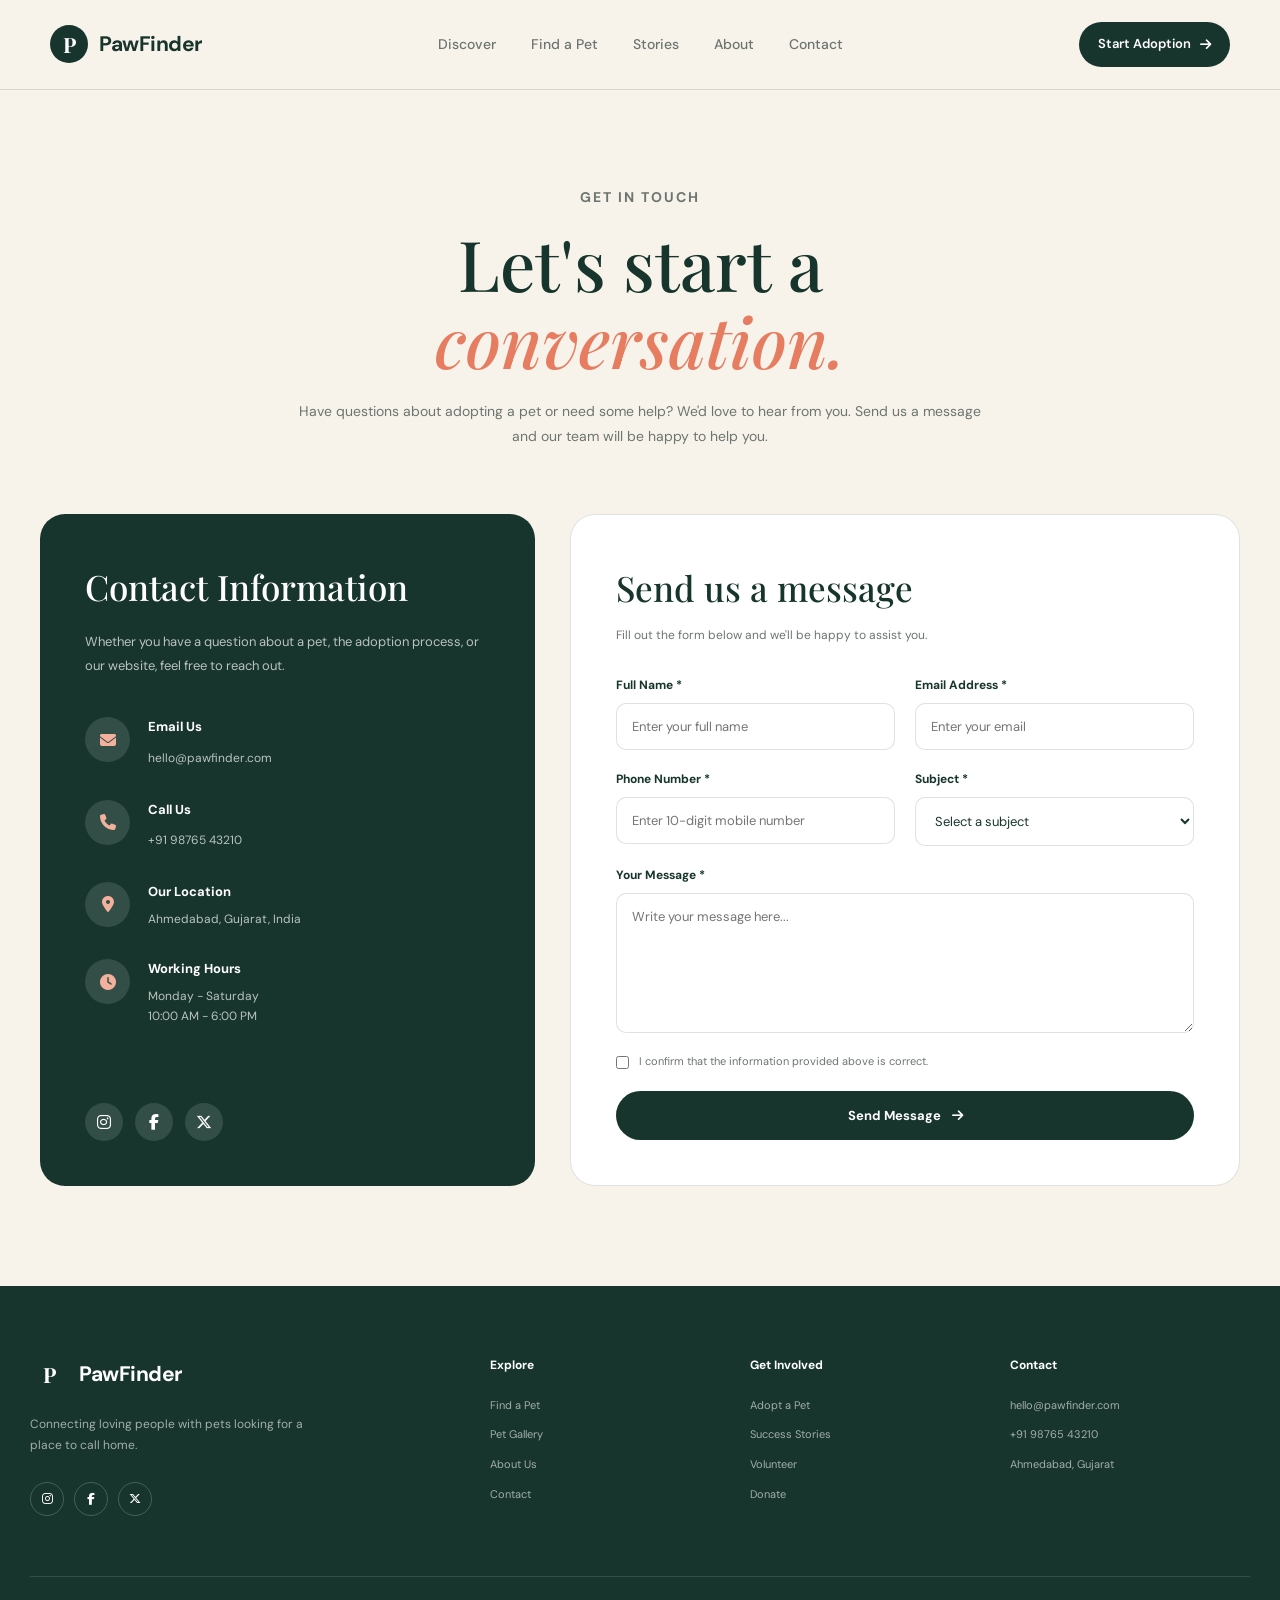
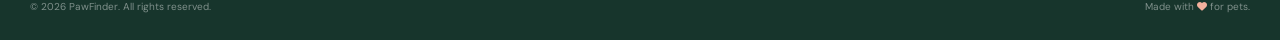
<file: pages/contact.html>
<!DOCTYPE html>
<html lang="en">

<head>
    <meta charset="UTF-8">
    <meta name="viewport" content="width=device-width, initial-scale=1.0">

    <title>Contact Us | PawFinder</title>

    <!-- Google Fonts -->
    <link rel="preconnect" href="https://fonts.googleapis.com">
    <link rel="preconnect" href="https://fonts.gstatic.com" crossorigin>

    <link href="https://fonts.googleapis.com/css2?family=DM+Sans:wght@400;500;600;700&family=Playfair+Display:wght@500;600;700&display=swap"
        rel="stylesheet">

    <!-- Font Awesome -->
    <link rel="stylesheet"
        href="https://cdnjs.cloudflare.com/ajax/libs/font-awesome/6.5.2/css/all.min.css">

    <!-- Main CSS -->
    <link rel="stylesheet" href="../css/style.css">

    <style>
        /* CONTACT PAGE */

        .contact-page {
            padding: 75px 30px 100px;
        }

        .contact-container {
            max-width: 1200px;
            margin: auto;
        }

        .contact-heading {
            text-align: center;
            max-width: 700px;
            margin: 0 auto 65px;
        }

        .contact-heading h1 {
            font-family: "Playfair Display", serif;
            font-size: clamp(45px, 6vw, 70px);
            font-weight: 500;
            line-height: 1.1;
            margin-top: 15px;
        }

        .contact-heading h1 em {
            color: var(--coral);
        }

        .contact-heading p {
            color: var(--muted);
            font-size: 14px;
            line-height: 1.8;
            margin-top: 20px;
        }

        .contact-layout {
            display: grid;
            grid-template-columns: 0.85fr 1.15fr;
            gap: 35px;
            align-items: stretch;
        }

        /* CONTACT INFORMATION */

        .contact-info {
            background: var(--green);
            color: white;
            border-radius: 25px;
            padding: 45px;
            display: flex;
            flex-direction: column;
        }

        .contact-info h2 {
            font-family: "Playfair Display", serif;
            font-size: 35px;
            font-weight: 500;
            margin-bottom: 15px;
        }

        .contact-info > p {
            color: rgba(255,255,255,0.7);
            font-size: 13px;
            line-height: 1.8;
            margin-bottom: 40px;
        }

        .contact-detail {
            display: flex;
            gap: 18px;
            align-items: flex-start;
            margin-bottom: 30px;
        }

        .contact-detail-icon {
            width: 45px;
            height: 45px;
            min-width: 45px;
            border-radius: 50%;
            background: rgba(255,255,255,0.12);
            color: var(--coral-light);
            display: flex;
            align-items: center;
            justify-content: center;
        }

        .contact-detail h4 {
            font-size: 13px;
            margin-bottom: 6px;
        }

        .contact-detail p,
        .contact-detail a {
            color: rgba(255,255,255,0.7);
            font-size: 12px;
            line-height: 1.7;
            text-decoration: none;
        }

        .contact-detail a:hover {
            color: white;
        }

        .contact-socials {
            display: flex;
            gap: 12px;
            margin-top: auto;
            padding-top: 25px;
        }

        .contact-socials a {
            width: 38px;
            height: 38px;
            border-radius: 50%;
            background: rgba(255,255,255,0.12);
            color: white;
            display: flex;
            align-items: center;
            justify-content: center;
            text-decoration: none;
            transition: 0.3s;
        }

        .contact-socials a:hover {
            background: var(--coral);
            transform: translateY(-4px);
        }

        /* CONTACT FORM */

        .contact-form-card {
            background: white;
            border: 1px solid var(--border);
            border-radius: 25px;
            padding: 45px;
        }

        .contact-form-card h2 {
            font-family: "Playfair Display", serif;
            font-size: 35px;
            font-weight: 500;
            margin-bottom: 10px;
        }

        .contact-form-card > p {
            color: var(--muted);
            font-size: 12px;
            margin-bottom: 30px;
        }

        .contact-form {
            display: grid;
            grid-template-columns: 1fr 1fr;
            gap: 20px;
        }

        .form-group {
            display: flex;
            flex-direction: column;
            gap: 8px;
        }

        .form-group.full-width {
            grid-column: 1 / -1;
        }

        .form-group label {
            font-size: 12px;
            font-weight: 700;
            color: var(--green);
        }

        .form-group input,
        .form-group textarea,
        .form-group select {
            width: 100%;
            padding: 14px 15px;
            border: 1px solid var(--border);
            border-radius: 10px;
            outline: none;
            font-family: "DM Sans", sans-serif;
            font-size: 13px;
            background: #fff;
            color: var(--green);
            transition: 0.3s;
        }

        .form-group input:focus,
        .form-group textarea:focus,
        .form-group select:focus {
            border-color: var(--coral);
            box-shadow: 0 0 0 3px rgba(230,125,97,0.1);
        }

        .form-group textarea {
            resize: vertical;
            min-height: 140px;
        }

        .contact-checkbox {
            grid-column: 1 / -1;
            display: flex;
            align-items: flex-start;
            gap: 10px;
            color: var(--muted);
            font-size: 11px;
            line-height: 1.6;
        }

        .contact-checkbox input {
            margin-top: 3px;
            accent-color: var(--green);
        }

        .contact-submit {
            grid-column: 1 / -1;
            border: none;
            cursor: pointer;
            padding: 16px 25px;
            border-radius: 30px;
            background: var(--green);
            color: white;
            font-family: "DM Sans", sans-serif;
            font-size: 13px;
            font-weight: 700;
            transition: 0.3s;
        }

        .contact-submit:hover {
            background: var(--coral);
            transform: translateY(-3px);
        }

        .contact-submit i {
            margin-left: 8px;
        }

        /* CUTE CUSTOM POPUP */

        .popup-overlay {
            position: fixed;
            inset: 0;
            background: rgba(23, 53, 44, 0.55);
            backdrop-filter: blur(6px);
            display: flex;
            align-items: center;
            justify-content: center;
            padding: 20px;
            z-index: 9999;
            opacity: 0;
            visibility: hidden;
            transition: 0.3s ease;
        }

        .popup-overlay.active {
            opacity: 1;
            visibility: visible;
        }

        .popup-box {
            background: #fffaf5;
            width: 100%;
            max-width: 420px;
            padding: 40px 30px 35px;
            border-radius: 25px;
            text-align: center;
            position: relative;
            overflow: hidden;
            transform: translateY(25px) scale(0.95);
            transition: 0.35s ease;
            box-shadow: 0 20px 60px rgba(0,0,0,0.2);
        }

        .popup-overlay.active .popup-box {
            transform: translateY(0) scale(1);
        }

        .popup-box::before {
            content: "";
            position: absolute;
            width: 180px;
            height: 180px;
            border-radius: 50%;
            background: #fce8df;
            top: -100px;
            right: -70px;
            opacity: 0.7;
        }

        .popup-close {
            position: absolute;
            top: 16px;
            right: 18px;
            border: none;
            background: transparent;
            color: #8a928c;
            font-size: 20px;
            cursor: pointer;
            z-index: 2;
        }

        .popup-icon {
            width: 85px;
            height: 85px;
            margin: 0 auto 22px;
            border-radius: 50%;
            display: flex;
            align-items: center;
            justify-content: center;
            font-size: 35px;
            position: relative;
            z-index: 1;
        }

        .popup-box.success .popup-icon {
            background: #e0f1e5;
            color: #2f8050;
        }

        .popup-box.error .popup-icon {
            background: #fde6df;
            color: #d86f58;
        }

        .popup-box h2 {
            font-family: "Playfair Display", serif;
            font-size: 30px;
            color: #17352c;
            font-weight: 600;
            margin-bottom: 12px;
            position: relative;
        }

        .popup-box p {
            color: #78827c;
            font-size: 13px;
            line-height: 1.8;
            margin-bottom: 25px;
            position: relative;
        }

        .popup-paws {
            color: #e9a58f;
            font-size: 17px;
            letter-spacing: 8px;
            margin-bottom: 22px;
        }

        .popup-button {
            border: none;
            border-radius: 30px;
            padding: 13px 35px;
            background: #17352c;
            color: white;
            font-family: "DM Sans", sans-serif;
            font-size: 13px;
            font-weight: 700;
            cursor: pointer;
            transition: 0.3s;
        }

        .popup-button:hover {
            background: #e67d61;
            transform: translateY(-3px);
        }

        /* RESPONSIVE */

        @media (max-width: 850px) {
            .contact-layout {
                grid-template-columns: 1fr;
            }

            .contact-info {
                padding: 35px;
            }
        }

        @media (max-width: 550px) {
            .contact-page {
                padding: 50px 18px 70px;
            }

            .contact-form-card {
                padding: 25px 20px;
            }

            .contact-form {
                grid-template-columns: 1fr;
            }

            .form-group.full-width,
            .contact-checkbox,
            .contact-submit {
                grid-column: 1;
            }

            .contact-heading h1 {
                font-size: 43px;
            }

            .contact-info h2,
            .contact-form-card h2 {
                font-size: 29px;
            }

            .popup-box {
                padding: 35px 22px 30px;
            }
        }

    </style>
</head>

<body>

    <!-- NAVBAR -->

    <header class="navbar">
        <div class="nav-container">

            <a href="../index.html" class="logo">
                <span class="logo-mark">P</span>
                <span>PawFinder</span>
            </a>

            <nav class="nav-links">
                <a href="../index.html">Discover</a>
                <a href="pets.html">Find a Pet</a>
                <a href="gallery.html">Stories</a>
                <a href="about.html">About</a>
                <a href="contact.html">Contact</a>
            </nav>

            <a href="adoption.html" class="nav-button">
                Start Adoption
                <i class="fa-solid fa-arrow-right"></i>
            </a>

        </div>
    </header>


    <!-- CONTACT PAGE -->

    <main>

        <section class="contact-page">

            <div class="contact-container">

                <!-- PAGE HEADING -->

                <div class="contact-heading">

                    <p class="section-label">GET IN TOUCH</p>

                    <h1>
                        Let's start a
                        <em>conversation.</em>
                    </h1>

                    <p>
                        Have questions about adopting a pet or need
                        some help? We'd love to hear from you.
                        Send us a message and our team will be happy
                        to help you.
                    </p>

                </div>


                <div class="contact-layout">

                    <!-- CONTACT INFORMATION -->

                    <div class="contact-info">

                        <h2>Contact Information</h2>

                        <p>
                            Whether you have a question about a pet,
                            the adoption process, or our website,
                            feel free to reach out.
                        </p>


                        <div class="contact-detail">

                            <div class="contact-detail-icon">
                                <i class="fa-solid fa-envelope"></i>
                            </div>

                            <div>
                                <h4>Email Us</h4>
                                <a href="mailto:hello@pawfinder.com">
                                    hello@pawfinder.com
                                </a>
                            </div>

                        </div>


                        <div class="contact-detail">

                            <div class="contact-detail-icon">
                                <i class="fa-solid fa-phone"></i>
                            </div>

                            <div>
                                <h4>Call Us</h4>
                                <a href="tel:+919876543210">
                                    +91 98765 43210
                                </a>
                            </div>

                        </div>


                        <div class="contact-detail">

                            <div class="contact-detail-icon">
                                <i class="fa-solid fa-location-dot"></i>
                            </div>

                            <div>
                                <h4>Our Location</h4>
                                <p>Ahmedabad, Gujarat, India</p>
                            </div>

                        </div>


                        <div class="contact-detail">

                            <div class="contact-detail-icon">
                                <i class="fa-solid fa-clock"></i>
                            </div>

                            <div>
                                <h4>Working Hours</h4>
                                <p>Monday - Saturday</p>
                                <p>10:00 AM - 6:00 PM</p>
                            </div>

                        </div>


                        <div class="contact-socials">

                            <a href="#" aria-label="Instagram">
                                <i class="fa-brands fa-instagram"></i>
                            </a>

                            <a href="#" aria-label="Facebook">
                                <i class="fa-brands fa-facebook-f"></i>
                            </a>

                            <a href="#" aria-label="Twitter">
                                <i class="fa-brands fa-x-twitter"></i>
                            </a>

                        </div>

                    </div>


                    <!-- CONTACT FORM -->

                    <div class="contact-form-card">

                        <h2>Send us a message</h2>

                        <p>
                            Fill out the form below and we'll be happy
                            to assist you.
                        </p>


                        <form id="contactForm" class="contact-form" novalidate>

                            <div class="form-group">

                                <label for="contactName">Full Name *</label>

                                <input
                                    type="text"
                                    id="contactName"
                                    placeholder="Enter your full name"
                                    autocomplete="name"
                                    required>

                            </div>


                            <div class="form-group">

                                <label for="contactEmail">Email Address *</label>

                                <input
                                    type="email"
                                    id="contactEmail"
                                    placeholder="Enter your email"
                                    autocomplete="email"
                                    required>

                            </div>


                            <div class="form-group">

                                <label for="contactPhone">Phone Number *</label>

                                <input
                                    type="tel"
                                    id="contactPhone"
                                    placeholder="Enter 10-digit mobile number"
                                    maxlength="10"
                                    autocomplete="tel"
                                    required>

                            </div>


                            <div class="form-group">

                                <label for="contactSubject">Subject *</label>

                                <select id="contactSubject" required>

                                    <option value="">Select a subject</option>
                                    <option value="Adoption Inquiry">Adoption Inquiry</option>
                                    <option value="Pet Information">Pet Information</option>
                                    <option value="Website Support">Website Support</option>
                                    <option value="Other">Other</option>

                                </select>

                            </div>


                            <div class="form-group full-width">

                                <label for="contactMessage">Your Message *</label>

                                <textarea
                                    id="contactMessage"
                                    placeholder="Write your message here..."
                                    required></textarea>

                            </div>


                            <label class="contact-checkbox">

                                <input type="checkbox" id="contactAgree">

                                <span>
                                    I confirm that the information provided
                                    above is correct.
                                </span>

                            </label>


                            <button type="submit" class="contact-submit">

                                Send Message
                                <i class="fa-solid fa-arrow-right"></i>

                            </button>

                        </form>

                    </div>

                </div>

            </div>

        </section>

    </main>


    <!-- FOOTER -->

    <footer class="footer">

        <div class="footer-container">

            <div class="footer-brand">

                <a href="../index.html" class="logo footer-logo">
                    <span class="logo-mark">P</span>
                    <span>PawFinder</span>
                </a>

                <p>
                    Connecting loving people with pets
                    looking for a place to call home.
                </p>

                <div class="social-links">

                    <a href="#">
                        <i class="fa-brands fa-instagram"></i>
                    </a>

                    <a href="#">
                        <i class="fa-brands fa-facebook-f"></i>
                    </a>

                    <a href="#">
                        <i class="fa-brands fa-x-twitter"></i>
                    </a>

                </div>

            </div>


            <div class="footer-column">

                <h4>Explore</h4>

                <a href="pets.html">Find a Pet</a>
                <a href="gallery.html">Pet Gallery</a>
                <a href="about.html">About Us</a>
                <a href="contact.html">Contact</a>

            </div>


            <div class="footer-column">

                <h4>Get Involved</h4>

                <a href="adoption.html">Adopt a Pet</a>
                <a href="gallery.html">Success Stories</a>
                <a href="#">Volunteer</a>
                <a href="#">Donate</a>

            </div>


            <div class="footer-column">

                <h4>Contact</h4>

                <a href="mailto:hello@pawfinder.com">
                    hello@pawfinder.com
                </a>

                <a href="tel:+919876543210">
                    +91 98765 43210
                </a>

                <span>Ahmedabad, Gujarat</span>

            </div>

        </div>


        <div class="footer-bottom">

            <p>© 2026 PawFinder. All rights reserved.</p>

            <p>
                Made with
                <i class="fa-solid fa-heart"></i>
                for pets.
            </p>

        </div>

    </footer>


    <!-- CUSTOM POPUP -->

    <div class="popup-overlay" id="popupOverlay">

        <div class="popup-box" id="popupBox">

            <button class="popup-close" id="popupClose" aria-label="Close popup">
                <i class="fa-solid fa-xmark"></i>
            </button>

            <div class="popup-icon" id="popupIcon">
                <i class="fa-solid fa-paw"></i>
            </div>

            <div class="popup-paws">
                <i class="fa-solid fa-paw"></i>
                <i class="fa-solid fa-paw"></i>
                <i class="fa-solid fa-paw"></i>
            </div>

            <h2 id="popupTitle">Oops!</h2>

            <p id="popupMessage">
                Something needs your attention.
            </p>

            <button class="popup-button" id="popupButton">
                Okay, got it!
            </button>

        </div>

    </div>


    <!-- JAVASCRIPT FORM VALIDATION -->

    <script>

        document.addEventListener("DOMContentLoaded", function () {

            const contactForm = document.getElementById("contactForm");

            const popupOverlay = document.getElementById("popupOverlay");
            const popupBox = document.getElementById("popupBox");
            const popupIcon = document.getElementById("popupIcon");
            const popupTitle = document.getElementById("popupTitle");
            const popupMessage = document.getElementById("popupMessage");
            const popupButton = document.getElementById("popupButton");
            const popupClose = document.getElementById("popupClose");


            // SHOW CUSTOM POPUP

            function showPopup(type, title, message) {

                popupBox.className = "popup-box " + type;

                popupTitle.textContent = title;
                popupMessage.textContent = message;

                if (type === "success") {

                    popupIcon.innerHTML =
                        '<i class="fa-solid fa-heart"></i>';

                    popupButton.textContent = "Yay! Thank you";

                } else {

                    popupIcon.innerHTML =
                        '<i class="fa-solid fa-paw"></i>';

                    popupButton.textContent = "Okay, I'll fix it";

                }

                popupOverlay.classList.add("active");

            }


            // CLOSE CUSTOM POPUP

            function closePopup() {

                popupOverlay.classList.remove("active");

            }

            popupButton.addEventListener("click", closePopup);

            popupClose.addEventListener("click", closePopup);

            popupOverlay.addEventListener("click", function (event) {

                if (event.target === popupOverlay) {
                    closePopup();
                }

            });

            document.addEventListener("keydown", function (event) {

                if (event.key === "Escape") {
                    closePopup();
                }

            });


            // CONTACT FORM VALIDATION

            contactForm.addEventListener("submit", function (event) {

                event.preventDefault();

                const name = document.getElementById("contactName").value.trim();

                const email = document.getElementById("contactEmail").value.trim();

                const phone = document.getElementById("contactPhone").value.trim();

                const subject = document.getElementById("contactSubject").value;

                const message = document.getElementById("contactMessage").value.trim();

                const agreement = document.getElementById("contactAgree").checked;


                // NAME VALIDATION

                if (name.length < 3) {

                    showPopup(
                        "error",
                        "Oops, little mistake!",
                        "Please enter your full name with at least 3 characters. 🐾"
                    );

                    document.getElementById("contactName").focus();

                    return;
                }


                // EMAIL VALIDATION

                const emailPattern = /^[^\s@]+@[^\s@]+\.[^\s@]+$/;

                if (!emailPattern.test(email)) {

                    showPopup(
                        "error",
                        "Check your email!",
                        "That email doesn't look quite right. Please enter a valid email address. 💌"
                    );

                    document.getElementById("contactEmail").focus();

                    return;
                }


                // PHONE VALIDATION

                const phonePattern = /^[6-9]\d{9}$/;

                if (!phonePattern.test(phone)) {

                    showPopup(
                        "error",
                        "One more thing!",
                        "Please enter a valid 10-digit Indian mobile number. 📱"
                    );

                    document.getElementById("contactPhone").focus();

                    return;
                }


                // SUBJECT VALIDATION

                if (subject === "") {

                    showPopup(
                        "error",
                        "Choose a subject!",
                        "Please select what you'd like to talk to us about. 💬"
                    );

                    document.getElementById("contactSubject").focus();

                    return;
                }


                // MESSAGE VALIDATION

                if (message.length < 10) {

                    showPopup(
                        "error",
                        "Tell us a little more!",
                        "Your message should have at least 10 characters so we can help you better. 💗"
                    );

                    document.getElementById("contactMessage").focus();

                    return;
                }


                // CHECKBOX VALIDATION

                if (!agreement) {

                    showPopup(
                        "error",
                        "Almost there!",
                        "Please confirm that the information you provided is correct. 🐶"
                    );

                    document.getElementById("contactAgree").focus();

                    return;
                }


                // SUCCESS MESSAGE

                showPopup(
                    "success",
                    "Yay! Message ready!",
                    "Thank you for reaching out to PawFinder! Your form has been validated successfully. We're happy to hear from you! 🐾"
                );

                contactForm.reset();

            });

        });

    </script>

</body>

</html>
</file>
<file: css/style.css>
/* =====================================================
   PAWFINDER - MODERN PET ADOPTION WEBSITE
   Main Stylesheet
   ===================================================== */


/* ================= ROOT VARIABLES ================= */

:root {

    --green: #17352c;
    --green-light: #2f5749;

    --cream: #f7f3eb;
    --cream-dark: #ebe4d6;

    --coral: #e67d61;
    --coral-light: #f3b09d;

    --white: #ffffff;

    --text: #17352c;
    --muted: #6c756f;

    --border: rgba(23, 53, 44, 0.14);

}


/* ================= GENERAL ================= */

* {
    margin: 0;
    padding: 0;
    box-sizing: border-box;
}


html {
    scroll-behavior: smooth;
}


body {

    font-family: "DM Sans", sans-serif;

    background: var(--cream);

    color: var(--text);

    line-height: 1.6;

}


img {
    width: 100%;
    display: block;
}


a {
    text-decoration: none;
    color: inherit;
}


button {
    font-family: inherit;
}


/* ================= NAVBAR ================= */

.navbar {

    width: 100%;

    background: var(--cream);

    border-bottom: 1px solid var(--border);

}


.nav-container {

    max-width: 1240px;

    margin: auto;

    padding: 22px 30px;

    display: flex;

    align-items: center;

    justify-content: space-between;

    gap: 30px;

}


/* LOGO */

.logo {

    display: flex;

    align-items: center;

    gap: 11px;

    font-size: 21px;

    font-weight: 700;

    letter-spacing: -0.5px;

}


.logo-mark {

    width: 38px;
    height: 38px;

    display: flex;

    align-items: center;
    justify-content: center;

    background: var(--green);

    color: white;

    border-radius: 50%;

    font-family: "Playfair Display", serif;

    font-size: 21px;

}


/* NAV LINKS */

.nav-links {

    display: flex;

    align-items: center;

    gap: 35px;

}


.nav-links a {

    font-size: 14px;

    font-weight: 500;

    color: var(--muted);

    transition: 0.3s;

}


.nav-links a:hover {

    color: var(--green);

}


/* NAV BUTTON */

.nav-button {

    background: var(--green);

    color: white;

    padding: 12px 19px;

    border-radius: 30px;

    font-size: 13px;

    font-weight: 600;

    display: flex;

    align-items: center;

    gap: 9px;

    transition: 0.3s;

}


.nav-button:hover {

    background: var(--coral);

    transform: translateY(-2px);

}


/* ================= HERO ================= */

.hero {

    padding: 75px 30px 90px;

}


.hero-container {

    max-width: 1240px;

    margin: auto;

    display: grid;

    grid-template-columns: 0.9fr 1.1fr;

    gap: 80px;

    align-items: center;

}


/* HERO CONTENT */

.eyebrow {

    font-size: 11px;

    font-weight: 700;

    letter-spacing: 2px;

    color: var(--coral);

    display: flex;

    align-items: center;

    gap: 10px;

    margin-bottom: 22px;

}


.eyebrow span {

    width: 30px;
    height: 2px;

    background: var(--coral);

}


.hero h1 {

    font-family: "Playfair Display", serif;

    font-size: clamp(55px, 6vw, 84px);

    line-height: 0.98;

    letter-spacing: -3px;

    font-weight: 600;

    max-width: 600px;

}


.hero h1 em {

    color: var(--coral);

    font-style: italic;

}


.hero-description {

    margin-top: 28px;

    max-width: 480px;

    color: var(--muted);

    font-size: 16px;

    line-height: 1.8;

}


/* HERO BUTTONS */

.hero-buttons {

    display: flex;

    align-items: center;

    gap: 25px;

    margin-top: 35px;

}


.primary-button {

    background: var(--green);

    color: white;

    padding: 15px 23px;

    border-radius: 30px;

    font-size: 14px;

    font-weight: 600;

    display: inline-flex;

    align-items: center;

    gap: 12px;

    transition: 0.3s;

}


.primary-button:hover {

    background: var(--coral);

    transform: translateY(-3px);

}


.text-button {

    font-size: 13px;

    font-weight: 600;

    display: flex;

    align-items: center;

    gap: 10px;

}


.text-button i {

    color: var(--coral);

}


/* HERO STATS */

.hero-stats {

    display: flex;

    gap: 38px;

    margin-top: 55px;

    padding-top: 25px;

    border-top: 1px solid var(--border);

}


.stat {

    display: flex;

    flex-direction: column;

}


.stat strong {

    font-family: "Playfair Display", serif;

    font-size: 24px;

}


.stat span {

    color: var(--muted);

    font-size: 11px;

    margin-top: 2px;

}


/* HERO IMAGE */

.hero-image-wrapper {

    position: relative;

}


.hero-image {

    height: 610px;

    overflow: hidden;

    border-radius: 180px 180px 25px 25px;

}


.hero-image img {

    width: 100%;

    height: 100%;

    object-fit: cover;

    transition: transform 0.6s ease;

}


.hero-image:hover img {

    transform: scale(1.04);

}


/* IMAGE LABEL */

.image-label {

    position: absolute;

    bottom: 25px;

    left: 25px;

    right: 25px;

    padding: 16px 19px;

    background: rgba(255,255,255,0.94);

    backdrop-filter: blur(10px);

    border-radius: 15px;

    display: flex;

    align-items: center;

    justify-content: space-between;

}


.image-label div {

    display: flex;

    flex-direction: column;

}


.image-label strong {

    font-size: 15px;

}


.image-label span {

    font-size: 11px;

    color: var(--muted);

}


.image-label i {

    color: var(--coral);

    font-size: 18px;

}


/* FLOATING NOTE */

.floating-note {

    position: absolute;

    left: -45px;

    top: 70px;

    background: white;

    padding: 16px 20px;

    border-radius: 15px;

    box-shadow: 0 15px 45px rgba(23,53,44,0.12);

    display: flex;

    align-items: center;

    gap: 12px;

}


.note-icon {

    width: 40px;
    height: 40px;

    border-radius: 50%;

    background: var(--coral-light);

    color: var(--green);

    display: flex;

    align-items: center;
    justify-content: center;

}


.floating-note div {

    display: flex;

    flex-direction: column;

}


.floating-note strong {

    font-size: 12px;

}


.floating-note span {

    font-size: 10px;

    color: var(--muted);

}


/* ================= SEARCH SECTION ================= */

.search-section {

    background: var(--green);

    color: white;

    padding: 50px 30px;

}


.search-container {

    max-width: 1240px;

    margin: auto;

    display: flex;

    align-items: center;

    justify-content: space-between;

    gap: 50px;

}


.search-title {

    display: flex;

    align-items: center;

    gap: 20px;

}


.search-title > span {

    color: var(--coral-light);

    font-size: 12px;

}


.search-title h2 {

    font-family: "Playfair Display", serif;

    font-size: 26px;

    font-weight: 500;

}


/* CATEGORY BUTTONS */

.category-buttons {

    display: flex;

    gap: 12px;

    flex: 1;

    max-width: 680px;

}


.category {

    flex: 1;

    min-width: 170px;

    padding: 13px 15px;

    border: 1px solid rgba(255,255,255,0.18);

    border-radius: 12px;

    display: flex;

    align-items: center;

    gap: 11px;

    transition: 0.3s;

}


.category:hover,
.category.active {

    background: white;

    color: var(--green);

}


.category-icon {

    width: 37px;
    height: 37px;

    border-radius: 50%;

    background: rgba(255,255,255,0.1);

    display: flex;

    align-items: center;
    justify-content: center;

}


.category:hover .category-icon,
.category.active .category-icon {

    background: var(--cream-dark);

}


.category > span:nth-child(2) {

    display: flex;

    flex-direction: column;

    flex: 1;

}


.category strong {

    font-size: 12px;

}


.category small {

    font-size: 9px;

    opacity: 0.65;

}


.category > i {

    font-size: 10px;

}


/* ================= FEATURED ================= */

.featured-section {

    padding: 110px 30px;

}


.section-container {

    max-width: 1240px;

    margin: auto;

}


.section-heading {

    display: flex;

    align-items: end;

    justify-content: space-between;

    margin-bottom: 45px;

}


.section-label {

    font-size: 10px;

    letter-spacing: 2px;

    font-weight: 700;

    color: var(--coral);

    margin-bottom: 13px;

}


.section-heading h2 {

    font-family: "Playfair Display", serif;

    font-size: 52px;

    line-height: 1;

    font-weight: 500;

}


.section-heading h2 em {

    color: var(--coral);

    font-style: italic;

}


/* OUTLINE BUTTON */

.outline-button {

    border: 1px solid var(--border);

    padding: 12px 18px;

    border-radius: 30px;

    font-size: 12px;

    font-weight: 600;

    display: flex;

    align-items: center;

    gap: 12px;

    transition: 0.3s;

}


.outline-button:hover {

    background: var(--green);

    color: white;

}


/* PET GRID */

.pet-grid {

    display: grid;

    grid-template-columns: repeat(3, 1fr);

    gap: 25px;

}


/* PET CARD */

.pet-card {

    background: white;

    border-radius: 20px;

    overflow: hidden;

    border: 1px solid rgba(23,53,44,0.06);

    transition: 0.35s;

}


.pet-card:hover {

    transform: translateY(-8px);

    box-shadow: 0 20px 45px rgba(23,53,44,0.10);

}


.pet-image {

    height: 340px;

    position: relative;

    overflow: hidden;

}


.pet-image img {

    width: 100%;

    height: 100%;

    object-fit: cover;

    transition: 0.5s;

}


.pet-card:hover .pet-image img {

    transform: scale(1.05);

}


/* PET STATUS */

.pet-status {

    position: absolute;

    top: 15px;

    left: 15px;

    padding: 7px 12px;

    background: white;

    border-radius: 30px;

    font-size: 10px;

    font-weight: 700;

    color: var(--green);

}


/* FAVORITE */

.favorite {

    position: absolute;

    right: 15px;

    top: 15px;

    width: 38px;
    height: 38px;

    border: none;

    border-radius: 50%;

    background: white;

    color: var(--green);

    cursor: pointer;

    transition: 0.3s;

}


.favorite:hover {

    background: var(--coral);

    color: white;

}


/* PET INFO */

.pet-info {

    padding: 23px;

}


.pet-name {

    display: flex;

    justify-content: space-between;

    align-items: start;

}


.pet-name h3 {

    font-family: "Playfair Display", serif;

    font-size: 25px;

    font-weight: 600;

}


.pet-name span {

    color: var(--muted);

    font-size: 11px;

}


.pet-age {

    padding: 5px 10px;

    background: var(--cream);

    border-radius: 20px;

    color: var(--green) !important;

}


/* PET META */

.pet-meta {

    display: flex;

    gap: 20px;

    margin-top: 18px;

    padding-bottom: 18px;

    border-bottom: 1px solid var(--border);

}


.pet-meta span {

    color: var(--muted);

    font-size: 10px;

}


.pet-meta i {

    color: var(--coral);

    margin-right: 5px;

}


/* PET LINK */

.pet-link {

    margin-top: 17px;

    display: flex;

    justify-content: space-between;

    font-size: 12px;

    font-weight: 700;

}


.pet-link i {

    color: var(--coral);

}


/* ================= STORY SECTION ================= */

.story-section {

    padding: 100px 30px;

    background: var(--cream-dark);

}


.story-container {

    max-width: 1240px;

    margin: auto;

    display: grid;

    grid-template-columns: 1fr 1fr;

    gap: 100px;

    align-items: center;

}


.story-image {

    height: 610px;

    position: relative;

}


.story-image img {

    height: 100%;

    object-fit: cover;

    border-radius: 25px;

}


.story-number {

    position: absolute;

    right: -25px;

    top: 30px;

    width: 75px;
    height: 75px;

    border-radius: 50%;

    background: var(--coral);

    color: white;

    display: flex;

    align-items: center;
    justify-content: center;

    font-family: "Playfair Display", serif;

    font-size: 18px;

}


.story-content h2 {

    font-family: "Playfair Display", serif;

    font-size: 55px;

    line-height: 1.05;

    font-weight: 500;

}


.story-content h2 em {

    display: block;

    color: var(--coral);

    font-style: italic;

}


.story-content > p:not(.section-label) {

    color: var(--muted);

    font-size: 15px;

    line-height: 1.8;

    margin-top: 25px;

    max-width: 510px;

}


/* JOURNEY LIST */

.journey-list {

    margin: 35px 0;

}


.journey-item {

    display: flex;

    gap: 18px;

    padding: 16px 0;

    border-bottom: 1px solid var(--border);

}


.journey-item > span {

    color: var(--coral);

    font-size: 11px;

    font-weight: 700;

}


.journey-item strong {

    font-size: 13px;

}


.journey-item p {

    color: var(--muted);

    font-size: 11px;

    margin-top: 3px;

}


/* ================= CTA ================= */

.cta-section {

    padding: 80px 30px;

    background: var(--coral);

    color: white;

}


.cta-container {

    max-width: 1240px;

    margin: auto;

    display: flex;

    justify-content: space-between;

    align-items: center;

    gap: 40px;

}


.light {

    color: rgba(255,255,255,0.7);

}


.cta-container h2 {

    font-family: "Playfair Display", serif;

    font-size: 48px;

    line-height: 1.1;

    font-weight: 500;

}


.cta-container h2 em {

    font-style: italic;

}


.cta-button {

    background: white;

    color: var(--green);

    padding: 17px 24px;

    border-radius: 30px;

    font-size: 13px;

    font-weight: 700;

    display: flex;

    align-items: center;

    gap: 13px;

    white-space: nowrap;

    transition: 0.3s;

}


.cta-button:hover {

    background: var(--green);

    color: white;

}


/* ================= FOOTER ================= */

.footer {

    background: var(--green);

    color: white;

    padding: 70px 30px 25px;

}


.footer-container {

    max-width: 1240px;

    margin: auto;

    display: grid;

    grid-template-columns: 2fr 1fr 1fr 1.2fr;

    gap: 60px;

    padding-bottom: 60px;

}


.footer-logo {

    color: white;

}


.footer-brand > p {

    color: rgba(255,255,255,0.6);

    font-size: 12px;

    line-height: 1.8;

    max-width: 300px;

    margin-top: 20px;

}


.social-links {

    display: flex;

    gap: 10px;

    margin-top: 25px;

}


.social-links a {

    width: 34px;
    height: 34px;

    border: 1px solid rgba(255,255,255,0.2);

    border-radius: 50%;

    display: flex;

    align-items: center;
    justify-content: center;

    font-size: 12px;

    transition: 0.3s;

}


.social-links a:hover {

    background: var(--coral);

    border-color: var(--coral);

}


/* FOOTER COLUMNS */

.footer-column {

    display: flex;

    flex-direction: column;

    gap: 12px;

}


.footer-column h4 {

    font-size: 12px;

    margin-bottom: 10px;

    color: white;

}


.footer-column a,
.footer-column span {

    color: rgba(255,255,255,0.6);

    font-size: 11px;

    transition: 0.3s;

}


.footer-column a:hover {

    color: var(--coral-light);

}


/* FOOTER BOTTOM */

.footer-bottom {

    max-width: 1240px;

    margin: auto;

    padding-top: 22px;

    border-top: 1px solid rgba(255,255,255,0.12);

    display: flex;

    justify-content: space-between;

    color: rgba(255,255,255,0.45);

    font-size: 10px;

}


.footer-bottom i {

    color: var(--coral-light);

}


/* =====================================================
   RESPONSIVE DESIGN
   ===================================================== */


/* ================= TABLET ================= */

@media (max-width: 1000px) {


    /* NAV */

    .nav-links {

        gap: 18px;

    }


    .nav-button {

        padding: 10px 14px;

    }


    /* HERO */

    .hero-container {

        grid-template-columns: 1fr 1fr;

        gap: 40px;

    }


    .hero-image {

        height: 520px;

    }


    .floating-note {

        left: -20px;

    }


    /* SEARCH */

    .search-container {

        flex-direction: column;

        align-items: stretch;

    }


    .category-buttons {

        max-width: none;

    }


    /* STORY */

    .story-container {

        gap: 50px;

    }


    .story-image {

        height: 500px;

    }


    /* FOOTER */

    .footer-container {

        gap: 30px;

    }

}


/* ================= MOBILE ================= */

@media (max-width: 760px) {


    /* NAVBAR */

    .nav-container {

        padding: 18px 20px;

    }


    .nav-links {

        display: none;

    }


    .nav-button {

        padding: 10px 14px;

        font-size: 11px;

    }


    /* HERO */

    .hero {

        padding: 55px 20px 70px;

    }


    .hero-container {

        grid-template-columns: 1fr;

    }


    .hero h1 {

        font-size: 60px;

    }


    .hero-description {

        font-size: 14px;

    }


    .hero-stats {

        gap: 22px;

    }


    .stat strong {

        font-size: 20px;

    }


    .hero-image {

        height: 480px;

    }


    .floating-note {

        left: 15px;

        top: 20px;

    }


    /* SEARCH */

    .search-section {

        padding: 40px 20px;

    }


    .search-title h2 {

        font-size: 22px;

    }


    .category-buttons {

        flex-direction: column;

    }


    .category {

        width: 100%;

    }


    /* FEATURED */

    .featured-section {

        padding: 75px 20px;

    }


    .section-heading {

        align-items: start;

        flex-direction: column;

        gap: 25px;

    }


    .section-heading h2 {

        font-size: 43px;

    }


    .pet-grid {

        grid-template-columns: 1fr;

    }


    .pet-image {

        height: 390px;

    }


    /* STORY */

    .story-section {

        padding: 70px 20px;

    }


    .story-container {

        grid-template-columns: 1fr;

    }


    .story-image {

        height: 450px;

    }


    .story-content h2 {

        font-size: 43px;

    }


    /* CTA */

    .cta-section {

        padding: 65px 20px;

    }


    .cta-container {

        flex-direction: column;

        align-items: flex-start;

    }


    .cta-container h2 {

        font-size: 40px;

    }


    /* FOOTER */

    .footer {

        padding: 60px 20px 25px;

    }


    .footer-container {

        grid-template-columns: 1fr 1fr;

        gap: 45px 25px;

    }


    .footer-brand {

        grid-column: 1 / -1;

    }


    .footer-bottom {

        flex-direction: column;

        gap: 8px;

    }

}


/* ================= SMALL MOBILE ================= */

@media (max-width: 450px) {


    .logo {

        font-size: 18px;

    }


    .logo-mark {

        width: 34px;
        height: 34px;

        font-size: 18px;

    }


    .nav-button {

        font-size: 10px;

        padding: 9px 12px;

    }


    .hero h1 {

        font-size: 50px;

        letter-spacing: -2px;

    }


    .hero-buttons {

        align-items: flex-start;

        flex-direction: column;

        gap: 18px;

    }


    .hero-stats {

        flex-wrap: wrap;

    }


    .hero-image {

        height: 400px;

        border-radius: 120px 120px 20px 20px;

    }


    .floating-note {

        padding: 12px;

    }


    .note-icon {

        width: 34px;
        height: 34px;

    }


    .section-heading h2 {

        font-size: 38px;

    }


    .story-content h2 {

        font-size: 38px;

    }


    .cta-container h2 {

        font-size: 35px;

    }


    .footer-container {

        grid-template-columns: 1fr;

    }

}
</file>
